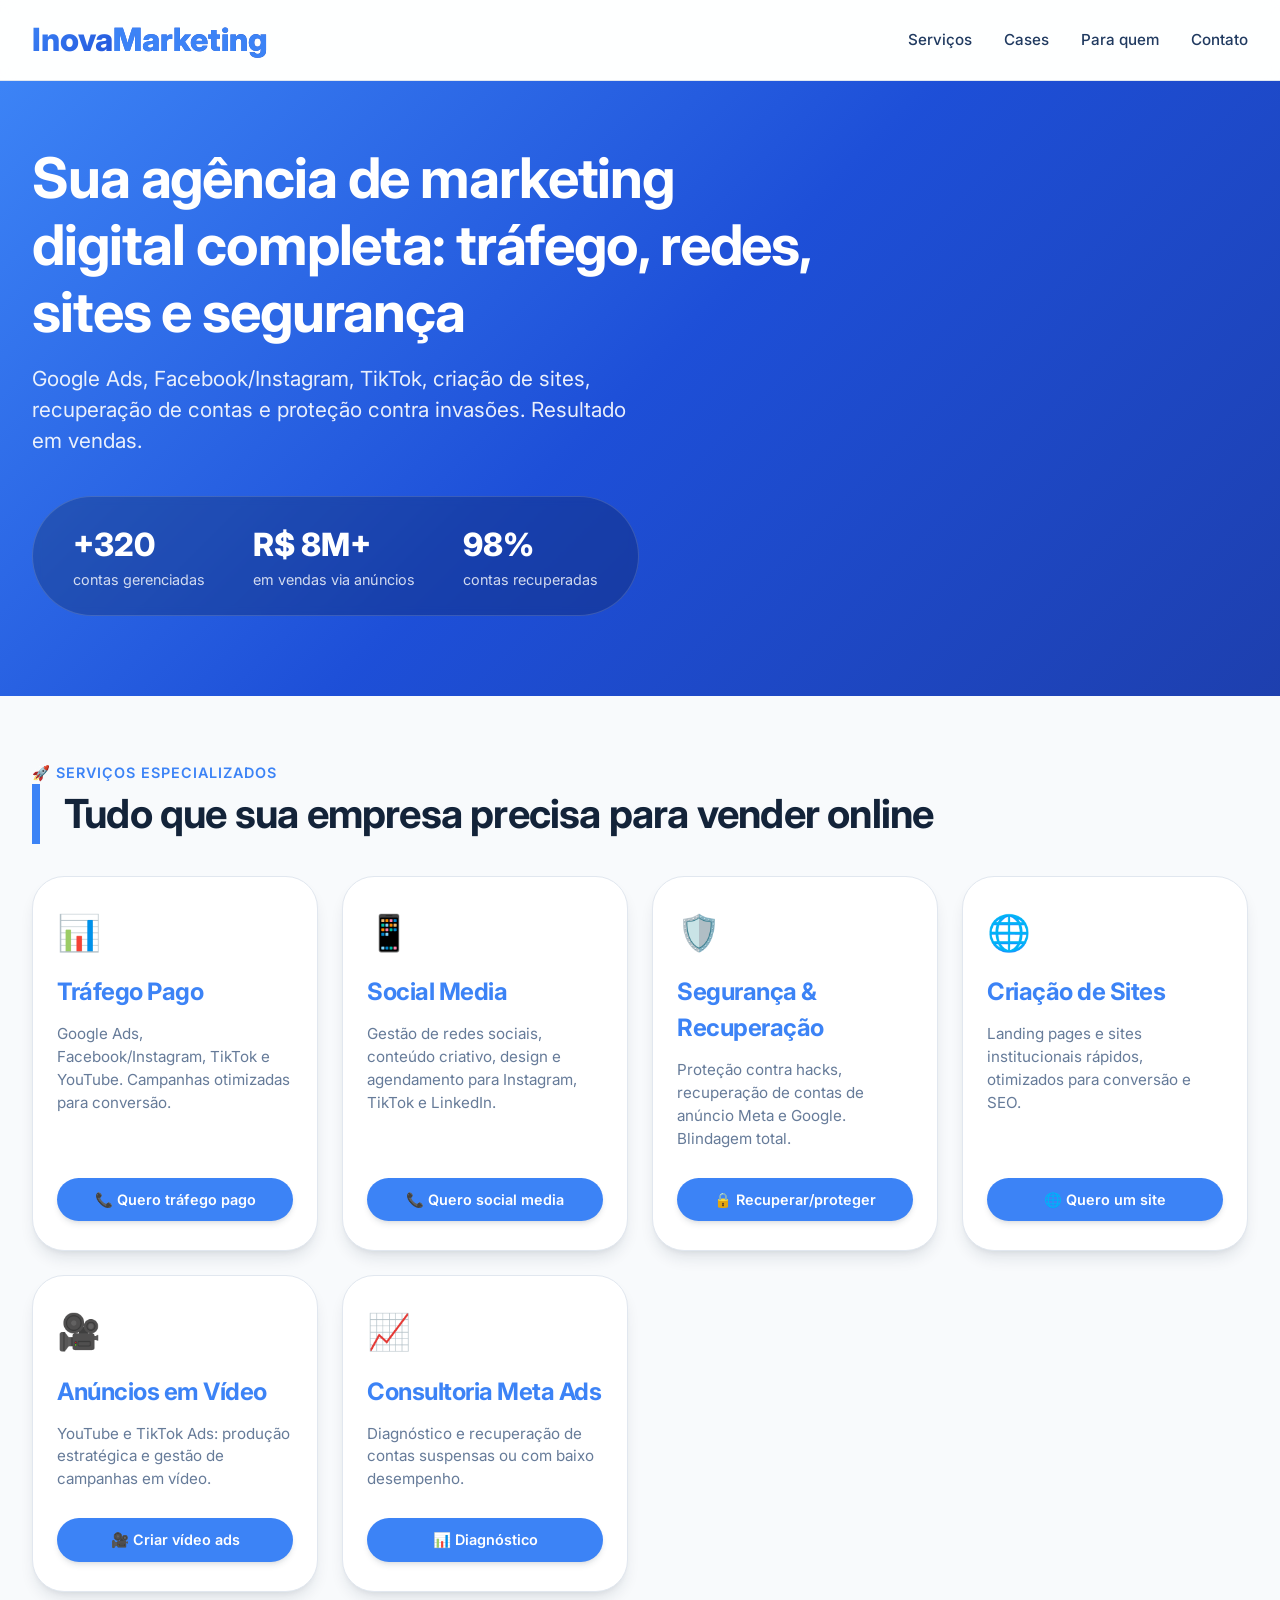
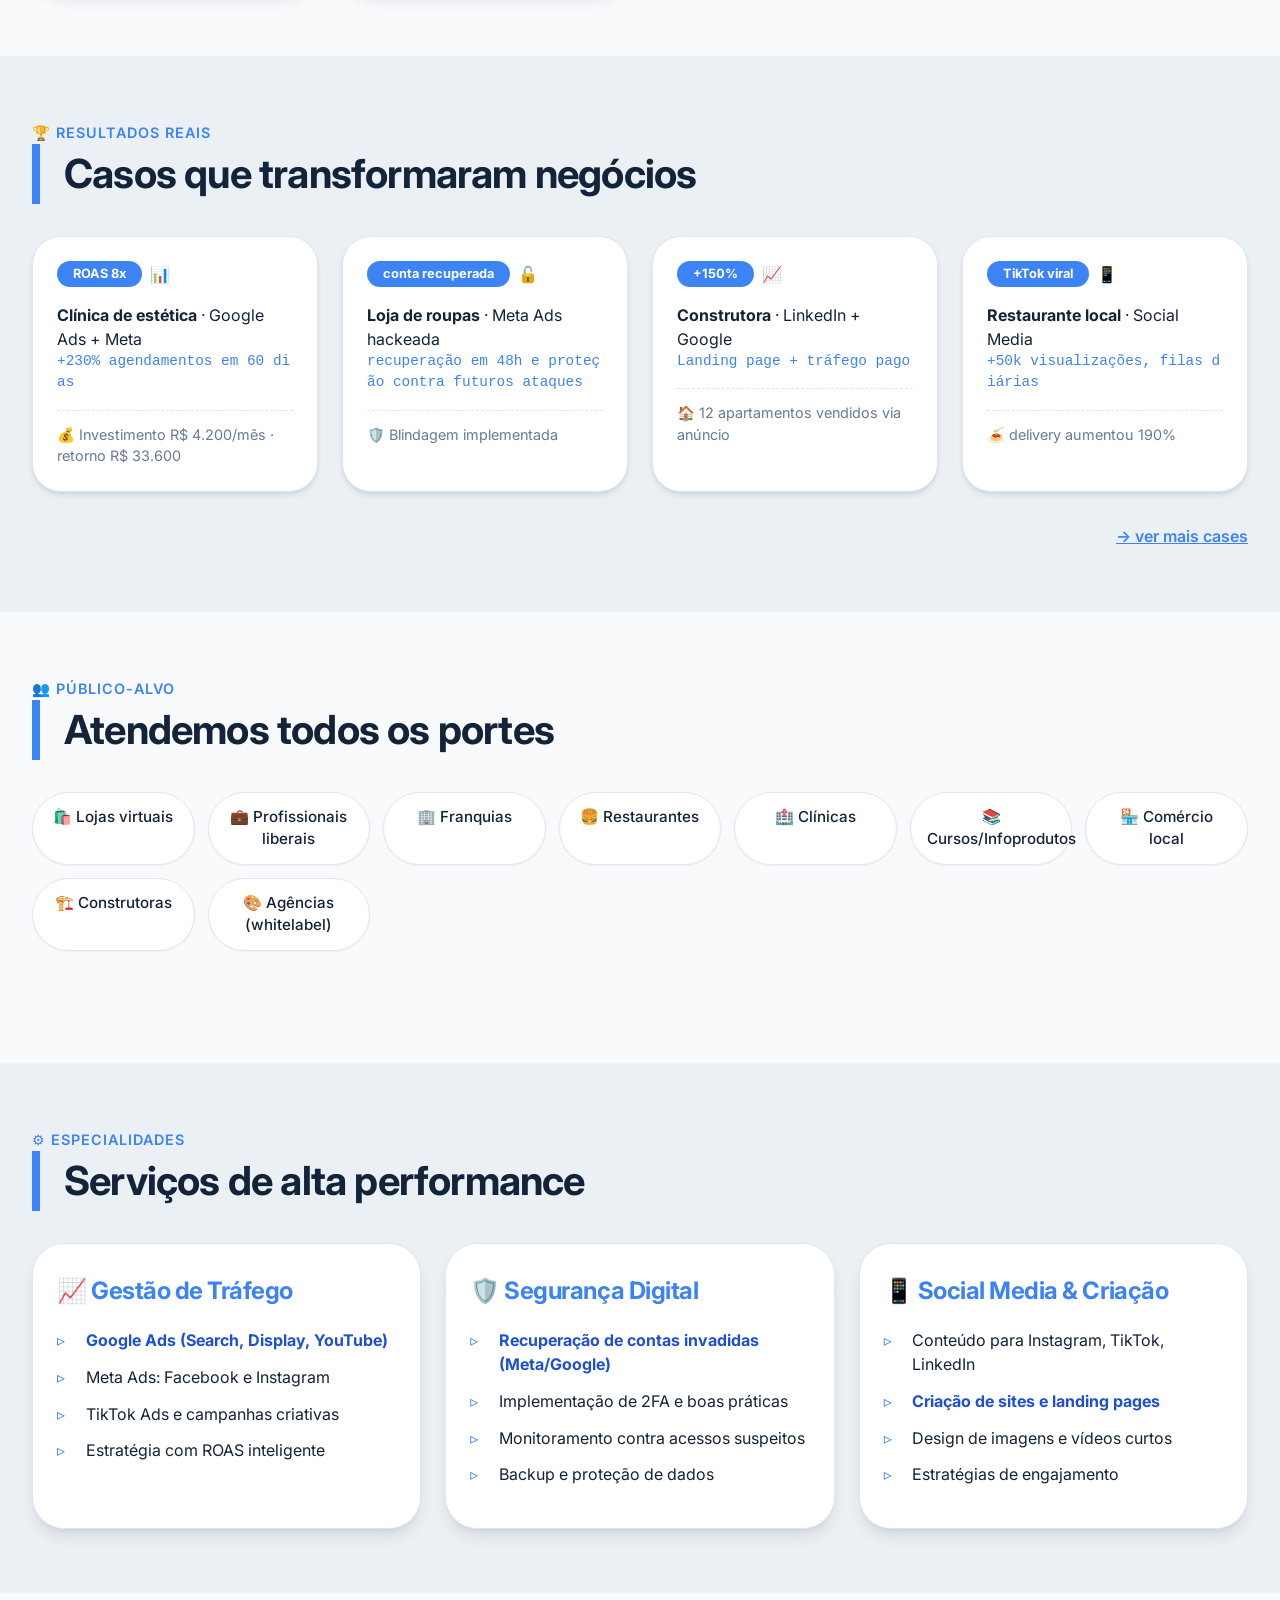
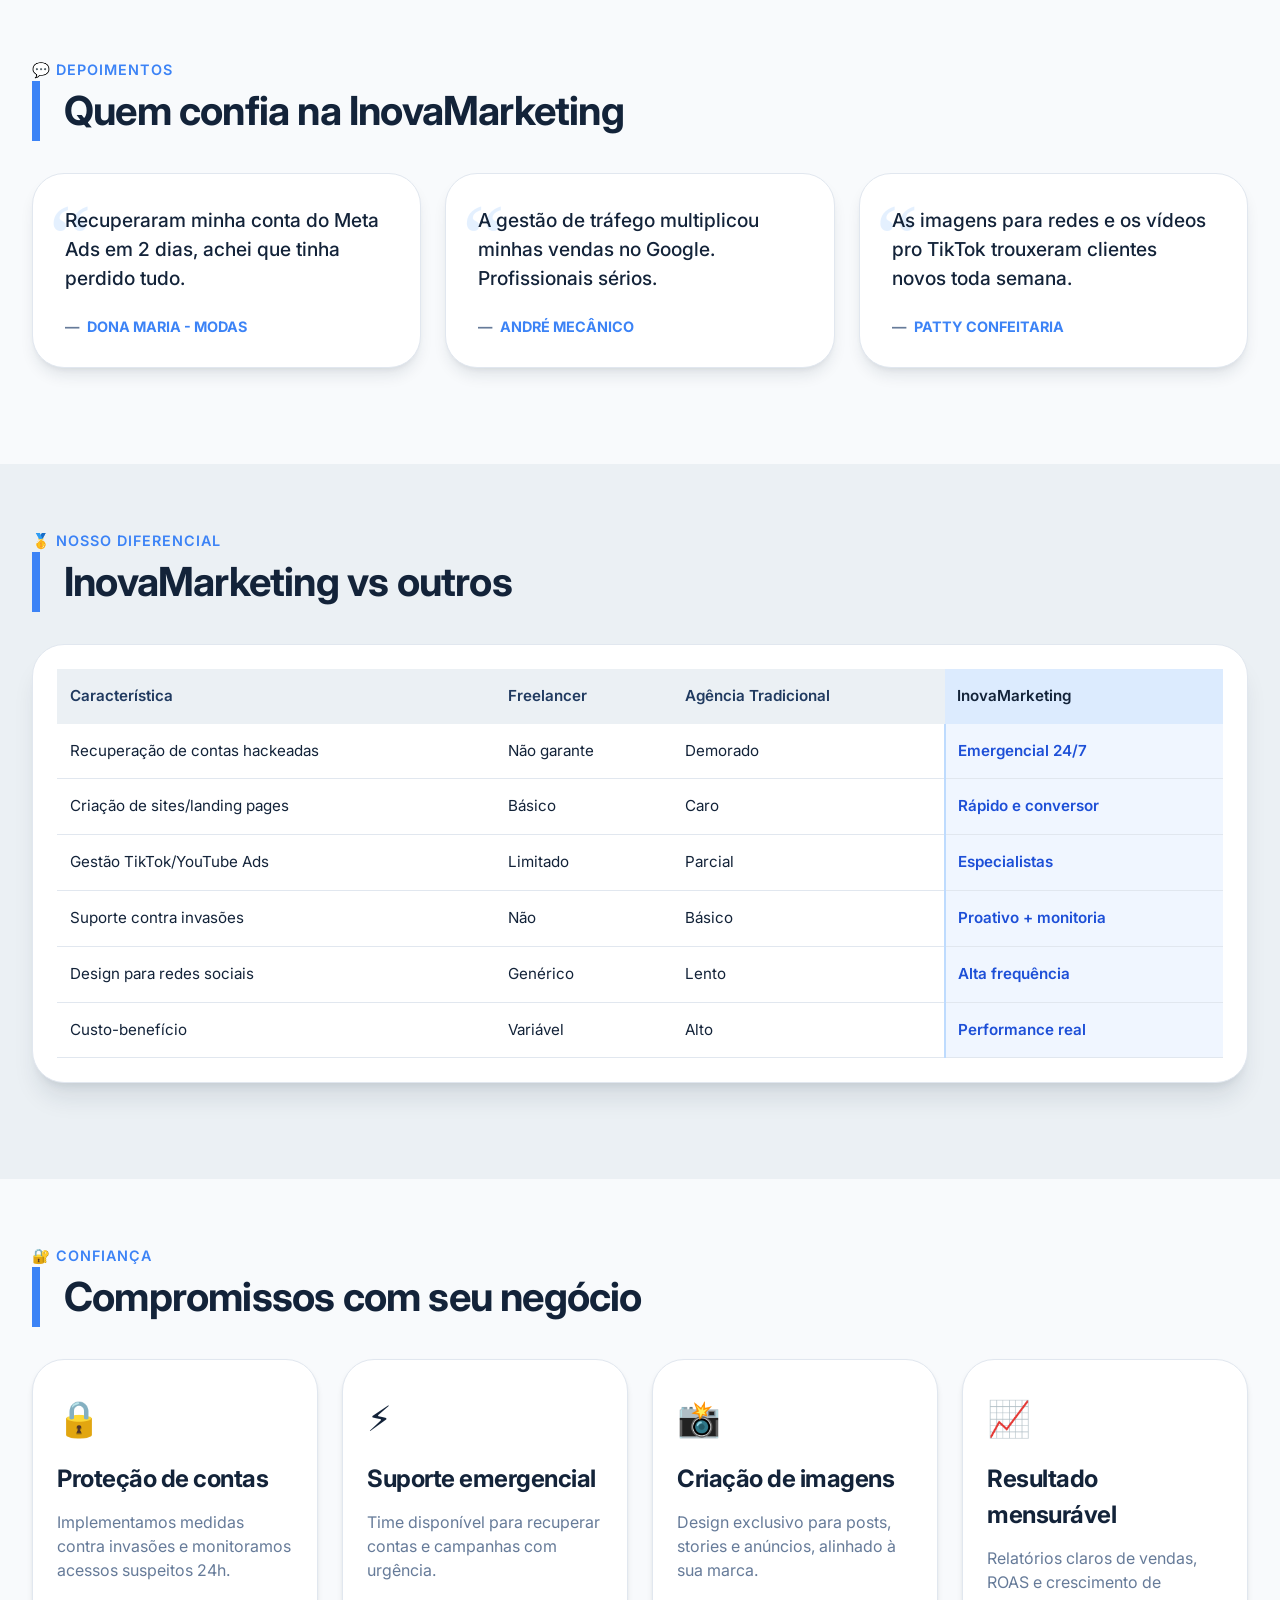
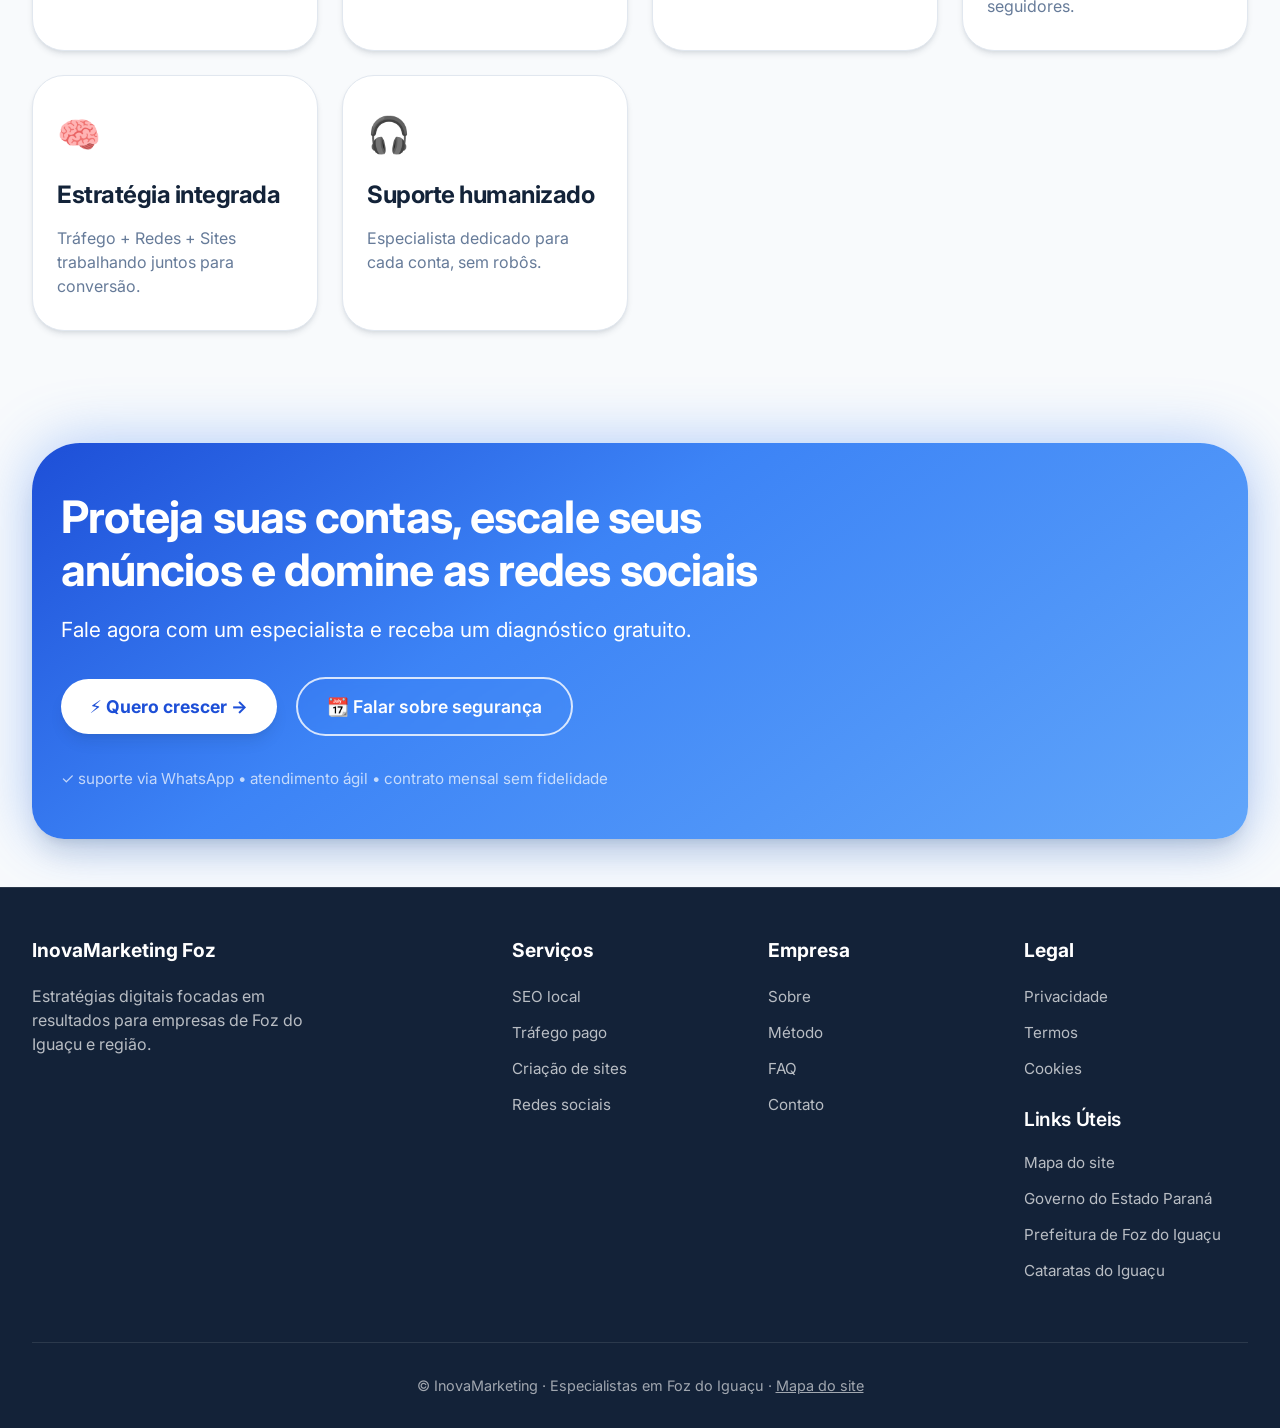
<file: index.html>
<!DOCTYPE html>
<html lang="pt-BR">
<head>
    <meta charset="UTF-8">
    <meta name="viewport" content="width=device-width, initial-scale=1.0, maximum-scale=5.0">
    <title>InovaMarketing · performance digital completa</title>
    
    <!-- Google Tag Manager -->
    <script>(function(w,d,s,l,i){w[l]=w[l]||[];w[l].push({'gtm.start':
    new Date().getTime(),event:'gtm.js'});var f=d.getElementsByTagName(s)[0],
    j=d.createElement(s),dl=l!='dataLayer'?'&l='+l:'';j.async=true;j.src=
    'https://www.googletagmanager.com/gtm.js?id='+i+dl;f.parentNode.insertBefore(j,f);
    })(window,document,'script','dataLayer','GTM-TNLXHX7M');</script>
    <!-- End Google Tag Manager -->
    
    <!-- Google tag (gtag.js) – Analytics -->
    <script async src="https://www.googletagmanager.com/gtag/js?id=G-CDGVGTPP75"></script>
    <script>
      window.dataLayer = window.dataLayer || [];
      function gtag(){dataLayer.push(arguments);}
      gtag('js', new Date());
      gtag('config', 'G-CDGVGTPP75');
    </script>
    
    <!-- Google Fonts Inter otimizado -->
    <link rel="preconnect" href="https://fonts.googleapis.com">
    <link rel="preconnect" href="https://fonts.gstatic.com" crossorigin>
    <link href="https://fonts.googleapis.com/css2?family=Inter:opsz,wght@14..32,300..700&display=swap" rel="stylesheet" media="print" onload="this.media='all'">
    <noscript><link href="https://fonts.googleapis.com/css2?family=Inter:opsz,wght@14..32,300..700&display=swap" rel="stylesheet"></noscript>
    
    <!-- CSS externo -->
    <link rel="stylesheet" href="style.css">
</head>
<body id="top">
    <!-- Google Tag Manager (noscript) -->
    <noscript><iframe src="https://www.googletagmanager.com/ns.html?id=GTM-TNLXHX7M"
    height="0" width="0" style="display:none;visibility:hidden"></iframe></noscript>
    <!-- End Google Tag Manager (noscript) -->

    <header class="site-header">
        <div class="container header-flex">
            <span class="logo">Inova<span style="-webkit-text-fill-color:initial; color:var(--blue-500);">Marketing</span></span>
            <button class="menu-toggle" id="menuToggle" aria-label="Menu">
                <span></span><span></span><span></span>
            </button>
            <nav class="nav-links" id="navLinks">
                <a href="#servicos">Serviços</a>
                <a href="#casos">Cases</a>
                <a href="#paraquem">Para quem</a>
                <a href="#cta">Contato</a>
            </nav>
        </div>
    </header>

    <!-- HERO -->
    <section class="hero">
        <div class="container">
            <h1>Sua agência de marketing digital completa: tráfego, redes, sites e segurança</h1>
            <p>Google Ads, Facebook/Instagram, TikTok, criação de sites, recuperação de contas e proteção contra invasões. Resultado em vendas.</p>
            <div class="hero-stats">
                <div class="stat-item"><span class="stat-number">+320</span><span class="stat-label">contas gerenciadas</span></div>
                <div class="stat-item"><span class="stat-number">R$ 8M+</span><span class="stat-label">em vendas via anúncios</span></div>
                <div class="stat-item"><span class="stat-number">98%</span><span class="stat-label">contas recuperadas</span></div>
            </div>
        </div>
    </section>

    <!-- SERVIÇOS COM CTAs INDIVIDUAIS -->
    <section id="servicos" style="padding: 4rem 0;">
        <div class="container">
            <span class="tagline">🚀 serviços especializados</span>
            <h2 class="section-title">Tudo que sua empresa precisa para vender online</h2>
            <div class="services-grid">
                <!-- Tráfego Pago -->
                <div class="service-card">
                    <span class="service-icon">📊</span>
                    <h3>Tráfego Pago</h3>
                    <p>Google Ads, Facebook/Instagram, TikTok e YouTube. Campanhas otimizadas para conversão.</p>
                    <a href="https://wa.me/5545988195137?text=Olá!%20Vim%20pelo%20site%20InovaMarketing%20e%20tenho%20interesse%20no%20serviço%20de%20*TRÁFEGO%20PAGO*.%20Podemos%20conversar%3F" target="_blank" rel="noopener noreferrer" class="btn-servico">📞 Quero tráfego pago</a>
                </div>
                
                <!-- Social Media -->
                <div class="service-card">
                    <span class="service-icon">📱</span>
                    <h3>Social Media</h3>
                    <p>Gestão de redes sociais, conteúdo criativo, design e agendamento para Instagram, TikTok e LinkedIn.</p>
                    <a href="https://wa.me/5545988195137?text=Olá!%20Vim%20pelo%20site%20InovaMarketing%20e%20tenho%20interesse%20no%20serviço%20de%20*SOCIAL%20MEDIA*.%20Podemos%20conversar%3F" target="_blank" rel="noopener noreferrer" class="btn-servico">📞 Quero social media</a>
                </div>
                
                <!-- Segurança & Recuperação -->
                <div class="service-card">
                    <span class="service-icon">🛡️</span>
                    <h3>Segurança & Recuperação</h3>
                    <p>Proteção contra hacks, recuperação de contas de anúncio Meta e Google. Blindagem total.</p>
                    <a href="https://wa.me/5545988195137?text=Olá!%20Vim%20pelo%20site%20InovaMarketing%20e%20tenho%20interesse%20no%20serviço%20de%20*SEGURANÇA%20E%20RECUPERAÇÃO*.%20Minha%20conta%20foi%20invadida%20/preciso%20proteger." target="_blank" rel="noopener noreferrer" class="btn-servico">🔒 Recuperar/proteger</a>
                </div>
                
                <!-- Criação de Sites -->
                <div class="service-card">
                    <span class="service-icon">🌐</span>
                    <h3>Criação de Sites</h3>
                    <p>Landing pages e sites institucionais rápidos, otimizados para conversão e SEO.</p>
                    <a href="https://wa.me/5545988195137?text=Olá!%20Vim%20pelo%20site%20InovaMarketing%20e%20tenho%20interesse%20no%20serviço%20de%20*CRIAÇÃO%20DE%20SITES*.%20Quero%20um%20site%20para%20meu%20negócio." target="_blank" rel="noopener noreferrer" class="btn-servico">🌐 Quero um site</a>
                </div>
                
                <!-- Anúncios em Vídeo -->
                <div class="service-card">
                    <span class="service-icon">🎥</span>
                    <h3>Anúncios em Vídeo</h3>
                    <p>YouTube e TikTok Ads: produção estratégica e gestão de campanhas em vídeo.</p>
                    <a href="https://wa.me/5545988195137?text=Olá!%20Vim%20pelo%20site%20InovaMarketing%20e%20tenho%20interesse%20no%20serviço%20de%20*ANÚNCIOS%20EM%20VÍDEO*.%20Quero%20anunciar%20no%20YouTube/TikTok." target="_blank" rel="noopener noreferrer" class="btn-servico">🎥 Criar vídeo ads</a>
                </div>
                
                <!-- Consultoria Meta Ads -->
                <div class="service-card">
                    <span class="service-icon">📈</span>
                    <h3>Consultoria Meta Ads</h3>
                    <p>Diagnóstico e recuperação de contas suspensas ou com baixo desempenho.</p>
                    <a href="https://wa.me/5545988195137?text=Olá!%20Vim%20pelo%20site%20InovaMarketing%20e%20tenho%20interesse%20na%20*CONSULTORIA%20META%20ADS*.%20Preciso%20de%20ajuda%20com%20minhas%20campanhas." target="_blank" rel="noopener noreferrer" class="btn-servico">📊 Diagnóstico</a>
                </div>
            </div>
        </div>
    </section>

    <!-- CASOS DE SUCESSO -->
    <section id="casos" style="background: var(--muted); padding: 4rem 0;">
        <div class="container">
            <span class="tagline">🏆 resultados reais</span>
            <h2 class="section-title">Casos que transformaram negócios</h2>
            <div class="cases-grid">
                <div class="case-card"><div class="case-rank"><span class="rank-badge">ROAS 8x</span> <span>📊</span></div><div><strong>Clínica de estética</strong> · Google Ads + Meta</div><div class="case-url">+230% agendamentos em 60 dias</div><div class="case-equivalent">💰 Investimento R$ 4.200/mês · retorno R$ 33.600</div></div>
                <div class="case-card"><div class="case-rank"><span class="rank-badge">conta recuperada</span> <span>🔓</span></div><div><strong>Loja de roupas</strong> · Meta Ads hackeada</div><div class="case-url">recuperação em 48h e proteção contra futuros ataques</div><div class="case-equivalent">🛡️ Blindagem implementada</div></div>
                <div class="case-card"><div class="case-rank"><span class="rank-badge">+150%</span> <span>📈</span></div><div><strong>Construtora</strong> · LinkedIn + Google</div><div class="case-url">Landing page + tráfego pago</div><div class="case-equivalent">🏠 12 apartamentos vendidos via anúncio</div></div>
                <div class="case-card"><div class="case-rank"><span class="rank-badge">TikTok viral</span> <span>📱</span></div><div><strong>Restaurante local</strong> · Social Media</div><div class="case-url">+50k visualizações, filas diárias</div><div class="case-equivalent">🍝 delivery aumentou 190%</div></div>
            </div>
            <div style="margin-top: 2rem; text-align: right;"><a href="https://wa.me/5545988195137?text=Olá!%20Vim%20pelo%20site%20InovaMarketing%20e%20quero%20ver%20mais%20cases." target="_blank" rel="noopener noreferrer" style="color: var(--primary); font-weight: 600;">→ ver mais cases</a></div>
        </div>
    </section>

    <!-- PARA QUEM É -->
    <section id="paraquem" style="padding: 4rem 0;">
        <div class="container">
            <span class="tagline">👥 público-alvo</span>
            <h2 class="section-title">Atendemos todos os portes</h2>
            <div class="para-quem-grid">
                <span class="nicho-item">🛍️ Lojas virtuais</span>
                <span class="nicho-item">💼 Profissionais liberais</span>
                <span class="nicho-item">🏢 Franquias</span>
                <span class="nicho-item">🍔 Restaurantes</span>
                <span class="nicho-item">🏥 Clínicas</span>
                <span class="nicho-item">📚 Cursos/Infoprodutos</span>
                <span class="nicho-item">🏪 Comércio local</span>
                <span class="nicho-item">🏗️ Construtoras</span>
                <span class="nicho-item">🎨 Agências (whitelabel)</span>
            </div>
        </div>
    </section>

    <!-- TECNOLOGIA & ESPECIALIDADES -->
    <section id="diferenciais" style="background: var(--muted); padding: 4rem 0;">
        <div class="container">
            <span class="tagline">⚙️ especialidades</span>
            <h2 class="section-title">Serviços de alta performance</h2>
            <div class="tecnologia-grid">
                <div class="tecnologia-card"><h3>📈 Gestão de Tráfego</h3><ul class="tecnologia-list"><li><strong>Google Ads (Search, Display, YouTube)</strong></li><li>Meta Ads: Facebook e Instagram</li><li>TikTok Ads e campanhas criativas</li><li>Estratégia com ROAS inteligente</li></ul></div>
                <div class="tecnologia-card"><h3>🛡️ Segurança Digital</h3><ul class="tecnologia-list"><li><strong>Recuperação de contas invadidas (Meta/Google)</strong></li><li>Implementação de 2FA e boas práticas</li><li>Monitoramento contra acessos suspeitos</li><li>Backup e proteção de dados</li></ul></div>
                <div class="tecnologia-card"><h3>📱 Social Media & Criação</h3><ul class="tecnologia-list"><li>Conteúdo para Instagram, TikTok, LinkedIn</li><li><strong>Criação de sites e landing pages</strong></li><li>Design de imagens e vídeos curtos</li><li>Estratégias de engajamento</li></ul></div>
            </div>
        </div>
    </section>

    <!-- DEPOIMENTOS -->
    <section style="padding: 4rem 0;">
        <div class="container">
            <span class="tagline">💬 depoimentos</span>
            <h2 class="section-title">Quem confia na InovaMarketing</h2>
            <div class="testimonials-grid">
                <div class="testimonial-card"><div class="testimonial-quote">Recuperaram minha conta do Meta Ads em 2 dias, achei que tinha perdido tudo.</div><div class="testimonial-author">Dona Maria - Modas</div></div>
                <div class="testimonial-card"><div class="testimonial-quote">A gestão de tráfego multiplicou minhas vendas no Google. Profissionais sérios.</div><div class="testimonial-author">André Mecânico</div></div>
                <div class="testimonial-card"><div class="testimonial-quote">As imagens para redes e os vídeos pro TikTok trouxeram clientes novos toda semana.</div><div class="testimonial-author">Patty Confeitaria</div></div>
            </div>
        </div>
    </section>

    <!-- TABELA DIFERENCIAL -->
    <section style="background: var(--muted); padding: 4rem 0;">
        <div class="container">
            <span class="tagline">🥇 nosso diferencial</span>
            <h2 class="section-title">InovaMarketing vs outros</h2>
            <div class="diff-table-wrapper">
                <table class="diff-table">
                    <thead><tr><th>Característica</th><th>Freelancer</th><th>Agência Tradicional</th><th>InovaMarketing</th></tr></thead>
                    <tbody>
                        <tr><td>Recuperação de contas hackeadas</td><td>Não garante</td><td>Demorado</td><td class="destaque-positivo">Emergencial 24/7</td></tr>
                        <tr><td>Criação de sites/landing pages</td><td>Básico</td><td>Caro</td><td class="destaque-positivo">Rápido e conversor</td></tr>
                        <tr><td>Gestão TikTok/YouTube Ads</td><td>Limitado</td><td>Parcial</td><td class="destaque-positivo">Especialistas</td></tr>
                        <tr><td>Suporte contra invasões</td><td>Não</td><td>Básico</td><td class="destaque-positivo">Proativo + monitoria</td></tr>
                        <tr><td>Design para redes sociais</td><td>Genérico</td><td>Lento</td><td class="destaque-positivo">Alta frequência</td></tr>
                        <tr><td>Custo-benefício</td><td>Variável</td><td>Alto</td><td class="destaque-positivo">Performance real</td></tr>
                    </tbody>
                </table>
            </div>
        </div>
    </section>

    <!-- GARANTIA & SEGURANÇA -->
    <section style="background: var(--background); padding: 4rem 0;">
        <div class="container">
            <span class="tagline">🔐 confiança</span>
            <h2 class="section-title">Compromissos com seu negócio</h2>
            <div class="garantia-grid">
                <div class="garantia-card"><span class="garantia-icon">🔒</span><h3>Proteção de contas</h3><p>Implementamos medidas contra invasões e monitoramos acessos suspeitos 24h.</p></div>
                <div class="garantia-card"><span class="garantia-icon">⚡</span><h3>Suporte emergencial</h3><p>Time disponível para recuperar contas e campanhas com urgência.</p></div>
                <div class="garantia-card"><span class="garantia-icon">📸</span><h3>Criação de imagens</h3><p>Design exclusivo para posts, stories e anúncios, alinhado à sua marca.</p></div>
                <div class="garantia-card"><span class="garantia-icon">📈</span><h3>Resultado mensurável</h3><p>Relatórios claros de vendas, ROAS e crescimento de seguidores.</p></div>
                <div class="garantia-card"><span class="garantia-icon">🧠</span><h3>Estratégia integrada</h3><p>Tráfego + Redes + Sites trabalhando juntos para conversão.</p></div>
                <div class="garantia-card"><span class="garantia-icon">🎧</span><h3>Suporte humanizado</h3><p>Especialista dedicado para cada conta, sem robôs.</p></div>
            </div>
        </div>
    </section>

    <!-- CTA DUPLO PRINCIPAL -->
    <div id="cta" class="container">
        <div class="cta-duplo">
            <h2>Proteja suas contas, escale seus anúncios e domine as redes sociais</h2>
            <p>Fale agora com um especialista e receba um diagnóstico gratuito.</p>
            <div class="cta-buttons">
                <a href="https://wa.me/5545988195137?text=Olá!%20Vim%20pelo%20site%20InovaMarketing%20e%20quero%20impulsionar%20meus%20resultados." target="_blank" rel="noopener noreferrer" class="btn-cta-primary">⚡ Quero crescer →</a>
                <a href="https://wa.me/5545988195137?text=Olá!%20Vim%20pelo%20site%20InovaMarketing%20e%20gostaria%20de%20agendar%20uma%20consulta%20sobre%20segurança%20de%20contas." target="_blank" rel="noopener noreferrer" class="btn-cta-secondary">📆 Falar sobre segurança</a>
            </div>
            <small class="meta">✓ suporte via WhatsApp • atendimento ágil • contrato mensal sem fidelidade</small>
        </div>
    </div>

    <!-- RODAPÉ -->
    <footer class="footer">
    <div class="container">
        <div class="footer-grid">
            <!-- Coluna 1: Marca -->
            <div class="footer-col">
                <h4>InovaMarketing Foz</h4>
                <p>Estratégias digitais focadas em resultados para empresas de Foz do Iguaçu e região.</p>
            </div>

            <!-- Coluna 2: Serviços principais -->
            <div class="footer-col">
                <h4>Serviços</h4>
                <ul class="footer-links">
                    <li><a href="#servicos">SEO local</a></li>
                    <li><a href="#servicos">Tráfego pago</a></li>
                    <li><a href="#servicos">Criação de sites</a></li>
                    <li><a href="#servicos">Redes sociais</a></li>
                </ul>
            </div>

            <!-- Coluna 3: Institucional -->
            <div class="footer-col">
                <h4>Empresa</h4>
                <ul class="footer-links">
                    <li><a href="#introducao">Sobre</a></li>
                    <li><a href="#como-funciona">Método</a></li>
                    <li><a href="#faq">FAQ</a></li>
                    <li><a href="#cta">Contato</a></li>
                </ul>
            </div>

            <!-- Coluna 4: Legal + Links Úteis -->
            <div class="footer-col">
                <h4>Legal</h4>
                <ul class="footer-links">
                    <li><a href="#privacidade">Privacidade</a></li>
                    <li><a href="#termos">Termos</a></li>
                    <li><a href="#cookies">Cookies</a></li>
                </ul>
                
                <!-- NOVO BLOCO: Links Úteis com H3 -->
                <h3 style="font-size: 1.2rem; margin: 1.5rem 0 1rem; color: white; font-weight: 600;">Links Úteis</h3>
                <ul class="footer-links">
                    <li><a href="#mapa-do-site" rel="nofollow">Mapa do site</a></li>
                    <li><a href="https://www.pr.gov.br" target="_blank" rel="nofollow noopener noreferrer">Governo do Estado Paraná</a></li>
                    <li><a href="https://www.pmfi.pr.gov.br" target="_blank" rel="nofollow noopener noreferrer">Prefeitura de Foz do Iguaçu</a></li>
                    <li><a href="https://cataratasdoiguacu.com.br" target="_blank" rel="nofollow noopener noreferrer">Cataratas do Iguaçu</a></li>
                </ul>
            </div>
        </div>

        <!-- Rodapé inferior -->
        <div class="footer-bottom">
            © InovaMarketing · Especialistas em Foz do Iguaçu · <a href="#mapa-do-site" style="color: rgba(255,255,255,0.6);">Mapa do site</a>
        </div>
    </div>
</footer>
</file>
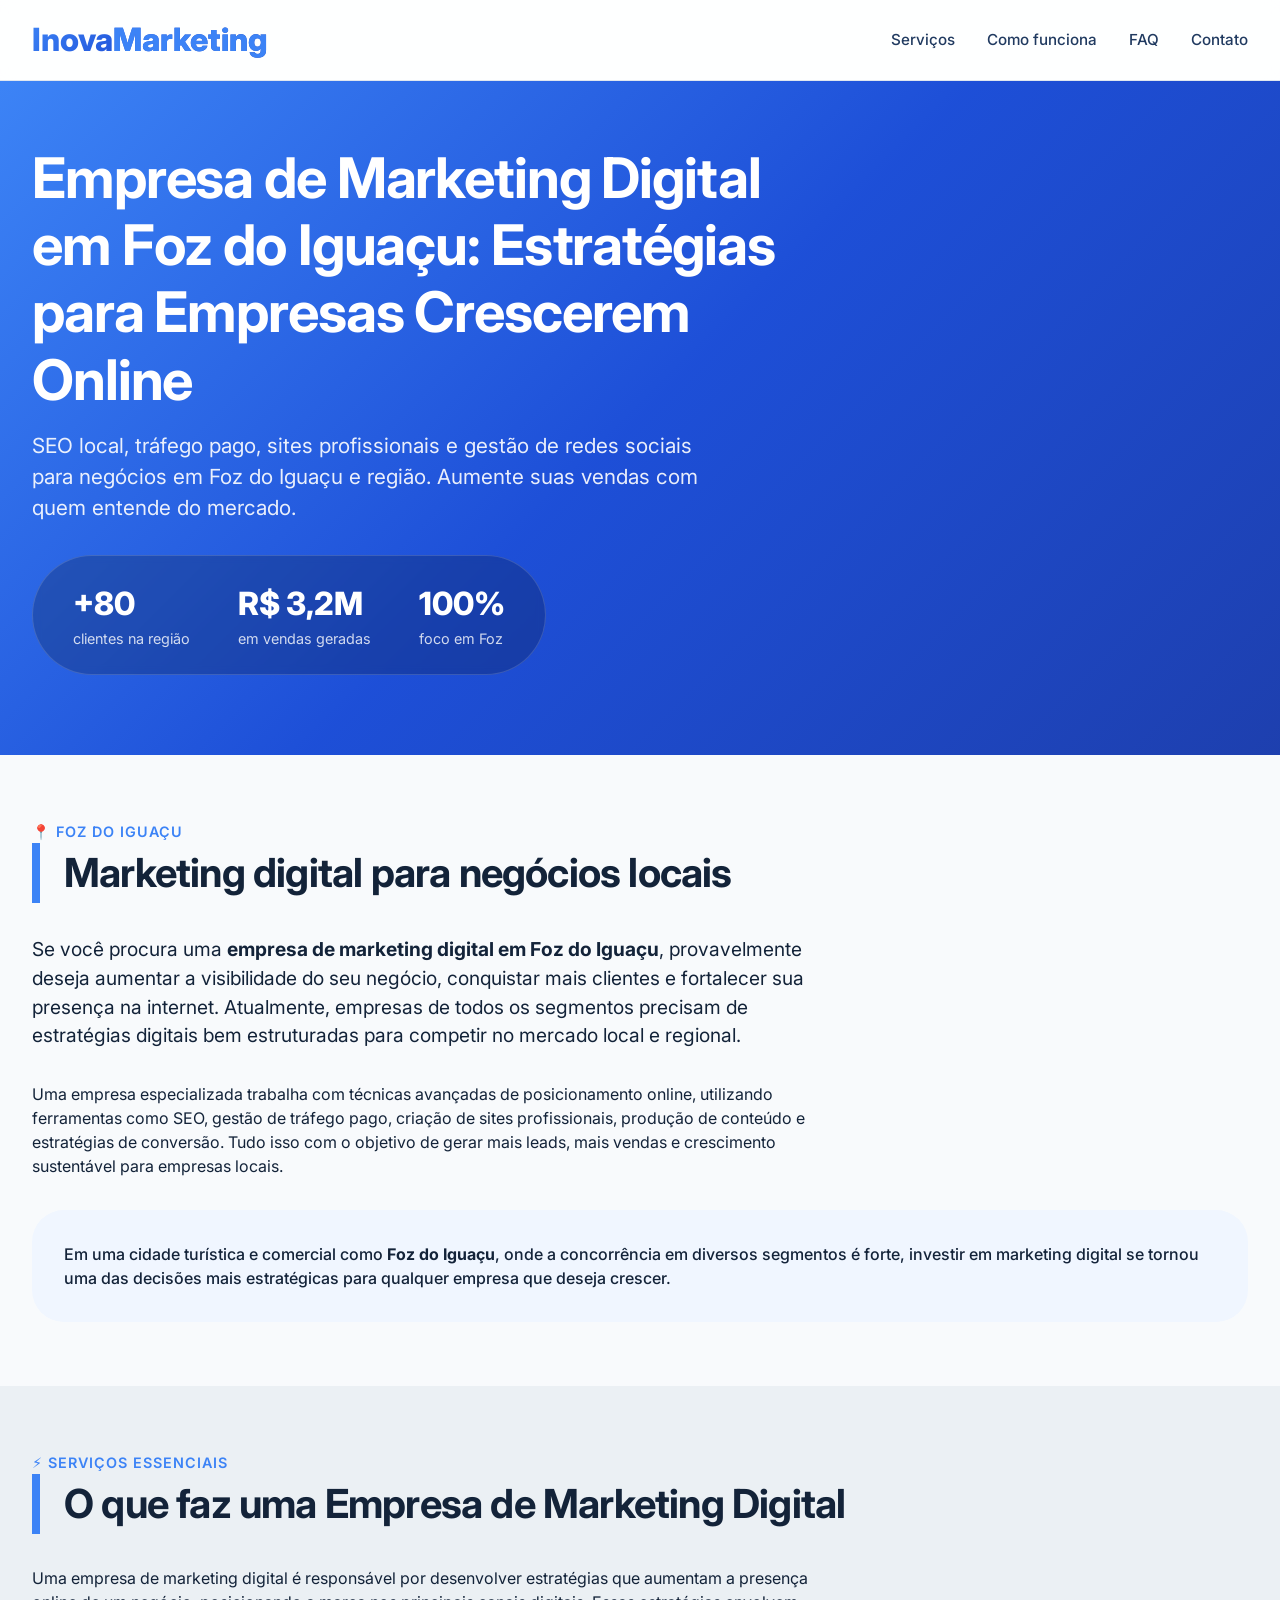
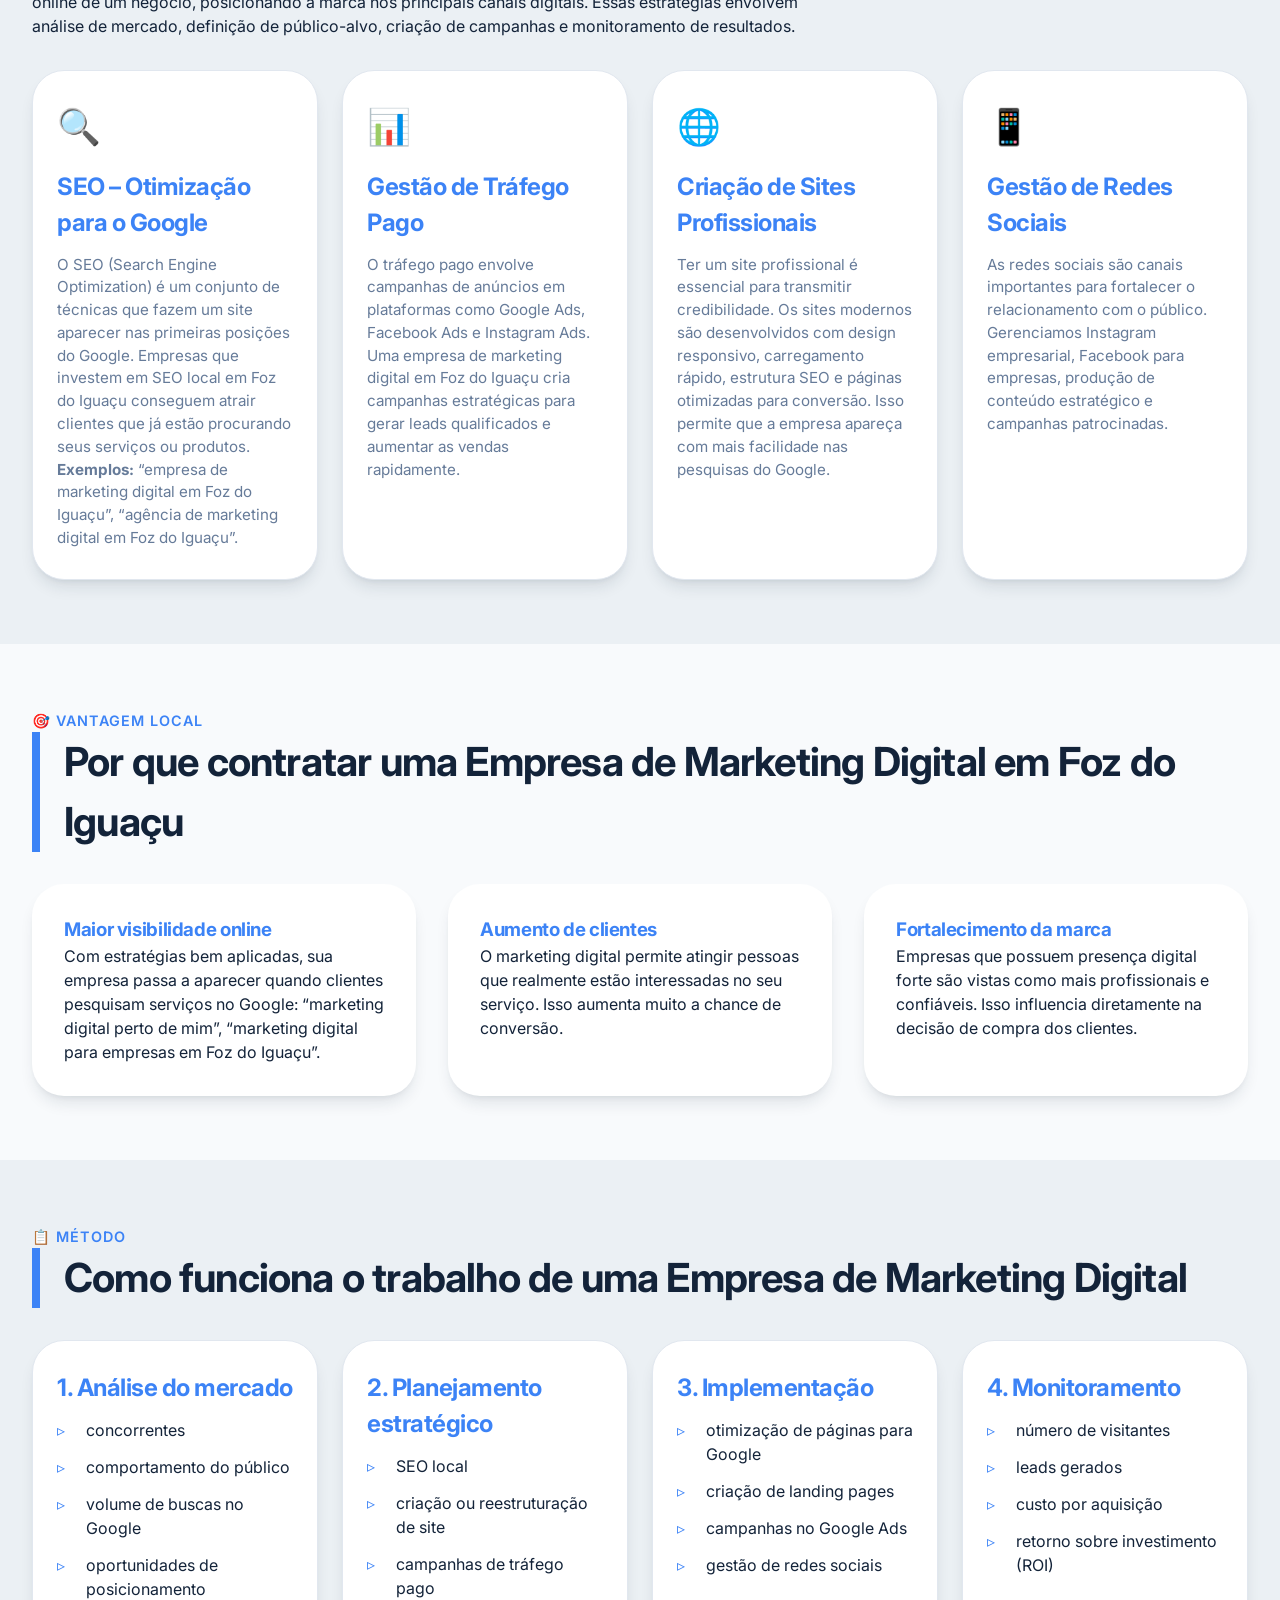
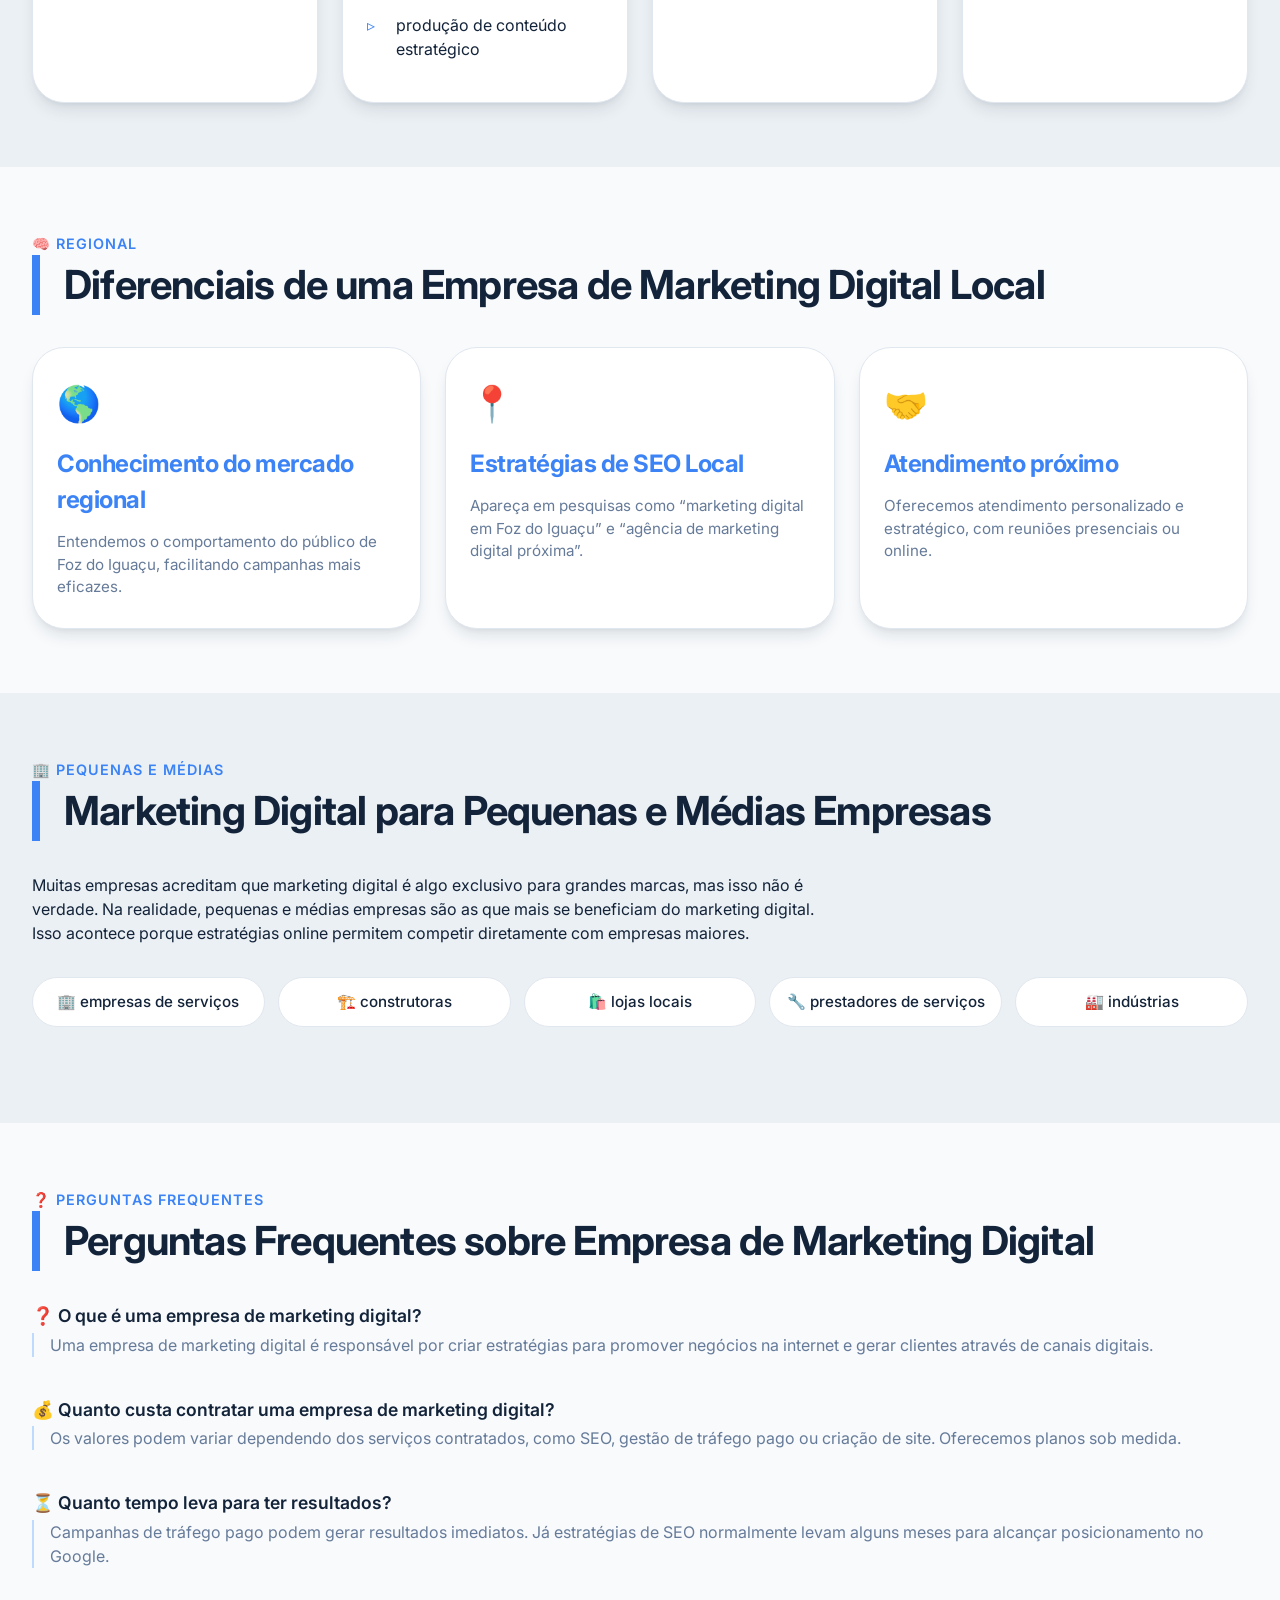
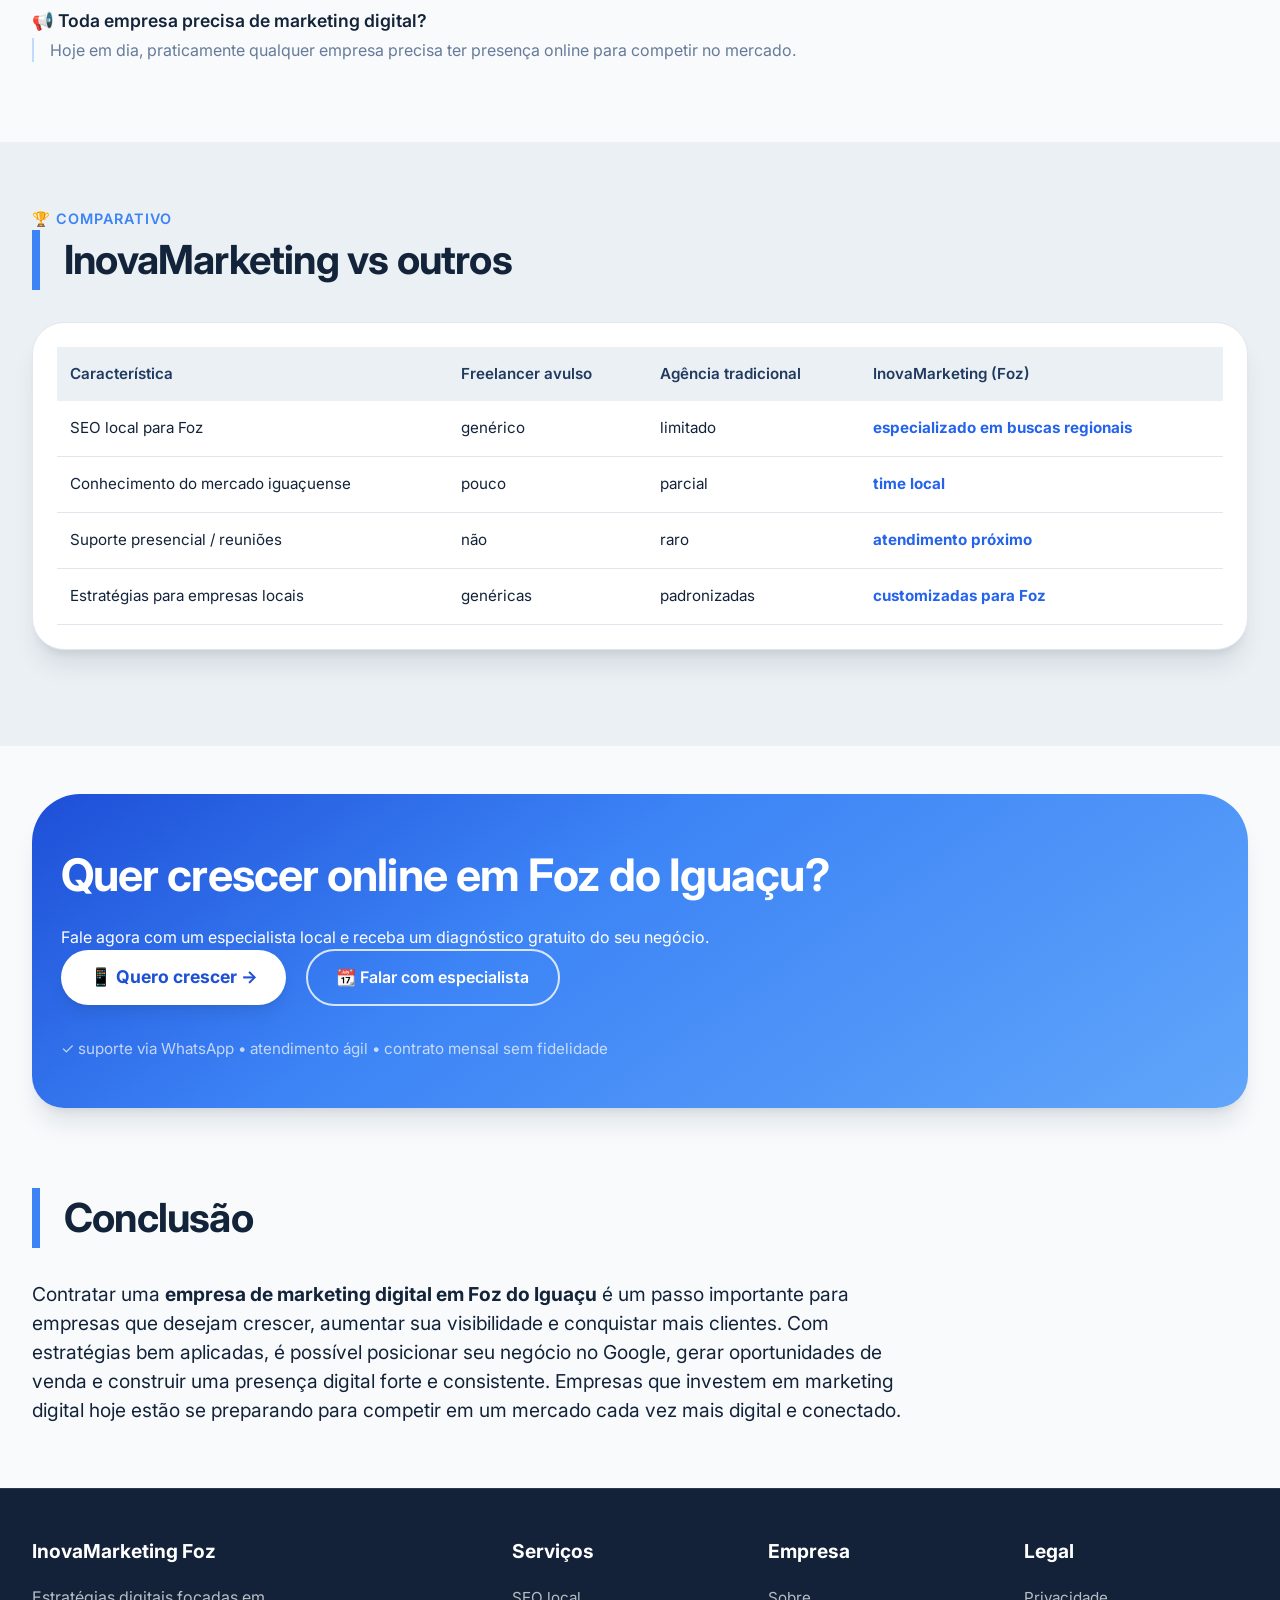
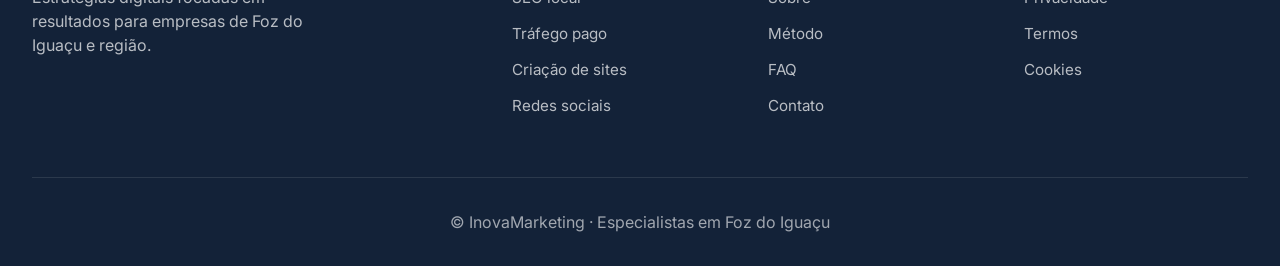
<file: Empresa de Marketing Digital em Foz do Iguaçu.html>
<!DOCTYPE html>
<html lang="pt-BR">
<head>
    <meta charset="UTF-8">
    <meta name="viewport" content="width=device-width, initial-scale=1.0, maximum-scale=5.0">
    <title>InovaMarketing · Empresa de Marketing Digital em Foz do Iguaçu</title>

    <!-- Google tag (gtag.js) – Analytics (mantido do original) -->
    <script async src="https://www.googletagmanager.com/gtag/js?id=G-CDGVGTPP75"></script>
    <script>
      window.dataLayer = window.dataLayer || [];
      function gtag(){dataLayer.push(arguments);}
      gtag('js', new Date());
      gtag('config', 'G-CDGVGTPP75');
    </script>

    <!-- Google Fonts Inter (exatamente como recomendado) -->
    <link rel="preconnect" href="https://fonts.googleapis.com">
    <link rel="preconnect" href="https://fonts.gstatic.com" crossorigin>
    <link href="https://fonts.googleapis.com/css2?family=Inter:opsz,wght@14..32,300..700&display=swap" rel="stylesheet" media="print" onload="this.media='all'">
    <noscript><link href="https://fonts.googleapis.com/css2?family=Inter:opsz,wght@14..32,300..700&display=swap" rel="stylesheet"></noscript>

    <!-- CSS reutilizado (baseado no style.css, com ajustes pontuais de conteúdo) -->
    <style>
        /* === VARIÁVEIS (exatamente do style.css) === */
        * { margin: 0; padding: 0; box-sizing: border-box; }
        :root {
            --background: hsl(210, 40%, 98%);
            --foreground: hsl(215, 50%, 15%);
            --card: hsl(0, 0%, 100%);
            --card-foreground: hsl(215, 50%, 15%);
            --primary: hsl(217, 91%, 60%);
            --primary-foreground: hsl(0, 0%, 100%);
            --secondary: hsl(210, 40%, 96%);
            --secondary-foreground: hsl(215, 50%, 25%);
            --muted: hsl(210, 30%, 94%);
            --muted-foreground: hsl(215, 20%, 50%);
            --border: hsl(214, 32%, 91%);
            --blue-50: hsl(214, 100%, 97%);
            --blue-100: hsl(214, 95%, 93%);
            --blue-200: hsl(213, 97%, 87%);
            --blue-400: hsl(213, 94%, 68%);
            --blue-500: hsl(217, 91%, 60%);
            --blue-600: hsl(221, 83%, 53%);
            --blue-700: hsl(224, 76%, 48%);
            --starter: hsl(142, 76%, 36%);
            --pro: hsl(217, 91%, 60%);
            --enterprise: hsl(24, 95%, 53%);
            --ultra: hsl(271, 91%, 65%);
            --gradient-hero: linear-gradient(135deg, hsl(217, 91%, 60%) 0%, hsl(224, 76%, 48%) 50%, hsl(226, 71%, 40%) 100%);
            --shadow-sm: 0 1px 2px 0 hsla(215, 50%, 15%, 0.05);
            --shadow-md: 0 4px 6px -1px hsla(215, 50%, 15%, 0.1), 0 2px 4px -2px hsla(215, 50%, 15%, 0.1);
            --shadow-lg: 0 10px 15px -3px hsla(215, 50%, 15%, 0.1), 0 4px 6px -4px hsla(215, 50%, 15%, 0.1);
            --shadow-xl: 0 20px 25px -5px hsla(215, 50%, 15%, 0.1), 0 8px 10px -6px hsla(215, 50%, 15%, 0.1);
        }
        html { scroll-behavior: smooth; }
        body {
            font-family: "Inter", system-ui, -apple-system, sans-serif;
            background-color: var(--background);
            color: var(--foreground);
            line-height: 1.5;
            overflow-x: hidden;
            width: 100%;
        }
        .container { 
            max-width: 1280px; 
            margin: 0 auto; 
            padding: 0 2rem; 
            width: 100%;
        }
        h1, h2, h3 { font-weight: 700; letter-spacing: -0.02em; }

        @media (max-width: 768px) {
            .container { padding: 0 1.5rem; }
            h1 { font-size: 2.5rem !important; }
            h2 { font-size: 2rem !important; }
        }
        @media (max-width: 480px) {
            .container { padding: 0 1.2rem; }
            h1 { font-size: 2rem !important; }
            h2 { font-size: 1.8rem !important; }
        }

        /* ===== HEADER (idêntico ao original) ===== */
        .site-header {
            padding: 1rem 0;
            background-color: rgba(255,255,255,0.85);
            backdrop-filter: blur(8px);
            border-bottom: 1px solid var(--border);
            position: sticky; top: 0; z-index: 50;
            width: 100%;
        }
        .header-flex { 
            display: flex; 
            align-items: center; 
            justify-content: space-between;
            flex-wrap: wrap;
            gap: 1rem;
        }
        .logo { 
            font-size: clamp(1.6rem, 5vw, 2rem); 
            font-weight: 800; 
            background: var(--gradient-hero); 
            -webkit-background-clip: text; 
            -webkit-text-fill-color: transparent; 
            z-index: 60;
        }
        .nav-links { 
            display: flex; 
            gap: clamp(1rem, 3vw, 2rem); 
            color: var(--secondary-foreground); 
            font-weight: 500;
            flex-wrap: wrap;
        }
        .nav-links a { text-decoration: none; color: inherit; font-size: 0.95rem; transition: color 0.2s; }
        .nav-links a:hover { color: var(--primary); }

        .menu-toggle {
            display: none;
            background: none;
            border: none;
            cursor: pointer;
            padding: 0.5rem;
            z-index: 60;
        }
        .menu-toggle span {
            display: block;
            width: 25px;
            height: 3px;
            background-color: var(--foreground);
            margin: 5px 0;
            transition: all 0.3s ease;
            border-radius: 3px;
        }

        @media (max-width: 600px) {
            .menu-toggle {
                display: block;
            }
            .nav-links {
                position: fixed;
                top: 0;
                right: -100%;
                width: 70%;
                max-width: 300px;
                height: 100vh;
                background-color: var(--card);
                flex-direction: column;
                padding: 5rem 2rem 2rem;
                gap: 1.5rem;
                box-shadow: var(--shadow-xl);
                transition: right 0.3s ease;
                z-index: 55;
                border-left: 1px solid var(--border);
            }
            .nav-links.active {
                right: 0;
            }
            .nav-links a {
                font-size: 1.1rem;
                padding: 0.5rem 0;
                border-bottom: 1px solid var(--border);
            }
            .menu-toggle.active span:nth-child(1) {
                transform: rotate(45deg) translate(5px, 5px);
            }
            .menu-toggle.active span:nth-child(2) {
                opacity: 0;
            }
            .menu-toggle.active span:nth-child(3) {
                transform: rotate(-45deg) translate(7px, -6px);
            }
        }

        /* hero com foco em Foz do Iguaçu */
        .hero {
            background: var(--gradient-hero);
            color: white;
            padding: 4rem 0 5rem;
            position: relative;
            width: 100%;
        }
        .hero h1 { 
            font-size: clamp(2rem, 6vw, 3.5rem); 
            line-height: 1.2; 
            max-width: 800px; 
            margin-bottom: 1rem; 
        }
        .hero p { 
            font-size: clamp(1.1rem, 3vw, 1.3rem); 
            opacity: 0.9; 
            max-width: 700px; 
            margin-bottom: 2rem; 
        }
        .hero-stats {
            display: flex; 
            gap: clamp(1.5rem, 4vw, 3rem); 
            flex-wrap: wrap;
            background: rgba(0,0,0,0.2); 
            padding: 1.5rem clamp(1.5rem, 4vw, 2.5rem); 
            border-radius: 60px; 
            backdrop-filter: blur(4px);
            width: fit-content; 
            border: 1px solid rgba(255,255,255,0.15);
        }
        .stat-item { display: flex; flex-direction: column; }
        .stat-number { font-size: clamp(1.5rem, 4vw, 2rem); font-weight: 800; }
        .stat-label { font-size: 0.9rem; opacity: 0.8; }
        @media (max-width: 550px) {
            .hero-stats { flex-direction: column; gap: 1rem; width: 100%; border-radius: 2rem; }
        }

        .section-title {
            font-size: clamp(2rem, 5vw, 2.5rem); 
            margin-bottom: 2rem; 
            color: var(--foreground);
            border-left: 8px solid var(--primary); 
            padding-left: 1.5rem;
        }
        .tagline { color: var(--primary); font-weight: 600; text-transform: uppercase; letter-spacing: 1px; font-size: 0.9rem; }

        /* cards e grids (mesmos estilos) */
        .services-grid, .tecnologia-grid, .garantia-grid, .faq-grid {
            display: grid; 
            grid-template-columns: repeat(auto-fit, minmax(min(280px, 100%), 1fr)); 
            gap: 1.5rem; 
            margin-top: 2rem;
        }
        .service-card, .tecnologia-card, .garantia-card {
            background: var(--card); border-radius: 2rem; padding: 1.8rem 1.5rem; box-shadow: var(--shadow-lg); border: 1px solid var(--border);
            transition: 0.2s;
            height: 100%;
        }
        .service-card:hover, .tecnologia-card:hover { box-shadow: var(--shadow-xl); transform: translateY(-4px); }
        .service-icon, .garantia-icon { font-size: 2.2rem; margin-bottom: 1rem; display: block; }
        .service-card h3, .tecnologia-card h3, .garantia-card h3 { font-size: 1.5rem; margin-bottom: 0.8rem; color: var(--primary); }
        .service-card p, .garantia-card p { color: var(--muted-foreground); font-size: 0.95rem; }

        .tecnologia-list { list-style: none; }
        .tecnologia-list li { margin-bottom: 0.8rem; padding-left: 1.8rem; position: relative; color: var(--foreground); }
        .tecnologia-list li::before { content: "▹"; color: var(--primary); font-weight: 700; position: absolute; left: 0; }
        .tecnologia-list strong { color: var(--blue-700); }

        .faq-item { margin-bottom: 1rem; }
        .faq-question { font-weight: 600; color: var(--foreground); margin-bottom: 0.2rem; font-size: 1.1rem; }
        .faq-answer { color: var(--muted-foreground); padding-left: 0.5rem; border-left: 2px solid var(--blue-200); padding-left: 1rem; }

        .diff-table-wrapper {
            background: var(--card); border-radius: 2rem; padding: 1.5rem; box-shadow: var(--shadow-xl); border: 1px solid var(--border); margin: 2rem 0; overflow-x: auto;
        }
        .diff-table { width: 100%; border-collapse: collapse; min-width: 600px; }
        .diff-table th, .diff-table td { padding: 1rem 0.8rem; font-size: 0.95rem; }
        .diff-table th { text-align: left; background: var(--muted); color: var(--secondary-foreground); font-weight: 600; }
        .diff-table td { border-bottom: 1px solid var(--border); }
        .destaque-positivo { color: var(--blue-600); font-weight: 700; }

        .para-quem-grid {
            display: grid; 
            grid-template-columns: repeat(auto-fit, minmax(min(160px, 100%), 1fr)); 
            gap: 0.8rem; 
            margin: 2rem 0;
        }
        .nicho-item {
            background: var(--card); padding: 0.8rem 1rem; border-radius: 60px; border: 1px solid var(--border);
            font-weight: 500; text-align: center; font-size: 0.95rem;
        }

        /* CTA */
        #cta { scroll-margin-top: 80px; }
        .cta-duplo {
            background: linear-gradient(145deg, var(--blue-700) 0%, var(--primary) 40%, var(--blue-400) 100%);
            border-radius: 3rem 3rem 2rem 2rem; 
            margin: 3rem auto; 
            padding: 3rem 1.8rem; 
            color: white;
            box-shadow: var(--shadow-xl); 
            width: 100%;
        }
        .cta-duplo h2 { font-size: clamp(1.8rem, 5vw, 2.8rem); margin-bottom: 1rem; }
        .cta-buttons { display: flex; gap: 1.2rem; flex-wrap: wrap; align-items: center; }
        .btn-cta-primary {
            background: white; color: var(--blue-700); border: none; padding: 0.9rem 1.8rem; border-radius: 60px; font-weight: 700; font-size: 1.1rem;
            cursor: pointer; box-shadow: var(--shadow-lg); transition: 0.2s; text-decoration: none; display: inline-flex; align-items: center; gap: 0.5rem;
        }
        .btn-cta-primary:hover { background: var(--blue-50); transform: scale(1.05); }
        .btn-cta-secondary {
            background: transparent; color: white; border: 2px solid rgba(255,255,255,0.8); padding: 0.9rem 1.8rem; border-radius: 60px; font-weight: 600;
            text-decoration: none; transition: 0.2s;
        }
        .btn-cta-secondary:hover { background: rgba(255,255,255,0.1); border-color: white; }
        @media (max-width: 500px) {
            .cta-buttons { flex-direction: column; align-items: stretch; }
            .btn-cta-primary, .btn-cta-secondary { text-align: center; }
        }
        .meta { display: block; margin-top: 2rem; color: rgba(255,255,255,0.7); font-size: 0.95rem; }

        .footer {
            background: rgb(19, 34, 56);
            padding: 3rem 0 2rem;
            border-top: 1px solid rgba(255,255,255,0.1);
        }
        .footer-grid { display: grid; grid-template-columns: 2fr 1fr 1fr 1fr; gap: 2rem; margin-bottom: 3rem; }
        @media (max-width: 900px) { .footer-grid { grid-template-columns: 1fr 1fr; } }
        @media (max-width: 500px) { .footer-grid { grid-template-columns: 1fr; text-align: center; } }
        .footer-col h4 { font-size: 1.2rem; margin-bottom: 1.2rem; color: white; }
        .footer-col p { color: rgba(255,255,255,0.7); max-width: 300px; }
        .footer-links { list-style: none; }
        .footer-links li { margin-bottom: 0.7rem; }
        .footer-links a { color: rgba(255,255,255,0.7); text-decoration: none; font-size: 0.95rem; }
        .footer-links a:hover { color: white; }
        .footer-bottom { text-align: center; padding-top: 2rem; border-top: 1px solid rgba(255,255,255,0.1); color: rgba(255,255,255,0.6); }

        img, iframe { max-width: 100%; height: auto; }
        .scroll-margin { scroll-margin-top: 80px; }
    </style>
</head>
<body>
    <header class="site-header">
        <div class="container header-flex">
            <span class="logo">Inova<span style="-webkit-text-fill-color:initial; color:var(--blue-500);">Marketing</span></span>
            <button class="menu-toggle" id="menuToggle" aria-label="Menu">
                <span></span><span></span><span></span>
            </button>
            <nav class="nav-links" id="navLinks">
                <a href="#servicos">Serviços</a>
                <a href="#como-funciona">Como funciona</a>
                <a href="#faq">FAQ</a>
                <a href="#cta">Contato</a>
            </nav>
        </div>
    </header>

    <!-- HERO com foco em Foz do Iguaçu (h1 principal) -->
    <section class="hero">
        <div class="container">
            <h1>Empresa de Marketing Digital em Foz do Iguaçu: Estratégias para Empresas Crescerem Online</h1>
            <p>SEO local, tráfego pago, sites profissionais e gestão de redes sociais para negócios em Foz do Iguaçu e região. Aumente suas vendas com quem entende do mercado.</p>
            <div class="hero-stats">
                <div class="stat-item"><span class="stat-number">+80</span><span class="stat-label">clientes na região</span></div>
                <div class="stat-item"><span class="stat-number">R$ 3,2M</span><span class="stat-label">em vendas geradas</span></div>
                <div class="stat-item"><span class="stat-number">100%</span><span class="stat-label">foco em Foz</span></div>
            </div>
        </div>
    </section>

    <!-- Introdução / Sobre -->
    <section style="padding: 4rem 0;" class="scroll-margin" id="introducao">
        <div class="container">
            <span class="tagline">📍 Foz do Iguaçu</span>
            <h2 class="section-title">Marketing digital para negócios locais</h2>
            <p style="max-width: 800px; font-size: 1.2rem; margin-bottom: 2rem;">Se você procura uma <strong>empresa de marketing digital em Foz do Iguaçu</strong>, provavelmente deseja aumentar a visibilidade do seu negócio, conquistar mais clientes e fortalecer sua presença na internet. Atualmente, empresas de todos os segmentos precisam de estratégias digitais bem estruturadas para competir no mercado local e regional.</p>
            <p style="max-width: 800px;">Uma empresa especializada trabalha com técnicas avançadas de posicionamento online, utilizando ferramentas como SEO, gestão de tráfego pago, criação de sites profissionais, produção de conteúdo e estratégias de conversão. Tudo isso com o objetivo de gerar mais leads, mais vendas e crescimento sustentável para empresas locais.</p>
            <div style="background: var(--blue-50); padding: 2rem; border-radius: 2rem; margin-top: 2rem;">
                <p style="font-weight: 500;">Em uma cidade turística e comercial como <strong>Foz do Iguaçu</strong>, onde a concorrência em diversos segmentos é forte, investir em marketing digital se tornou uma das decisões mais estratégicas para qualquer empresa que deseja crescer.</p>
            </div>
        </div>
    </section>

    <!-- O que faz uma empresa de marketing digital (h2) -->
    <section style="background: var(--muted); padding: 4rem 0;" id="servicos">
        <div class="container">
            <span class="tagline">⚡ serviços essenciais</span>
            <h2 class="section-title">O que faz uma Empresa de Marketing Digital</h2>
            <p style="margin-bottom: 2rem; max-width: 800px;">Uma empresa de marketing digital é responsável por desenvolver estratégias que aumentam a presença online de um negócio, posicionando a marca nos principais canais digitais. Essas estratégias envolvem análise de mercado, definição de público-alvo, criação de campanhas e monitoramento de resultados.</p>

            <div class="services-grid">
                <div class="service-card"><span class="service-icon">🔍</span><h3>SEO – Otimização para o Google</h3><p>O SEO (Search Engine Optimization) é um conjunto de técnicas que fazem um site aparecer nas primeiras posições do Google. Empresas que investem em SEO local em Foz do Iguaçu conseguem atrair clientes que já estão procurando seus serviços ou produtos. <br> <strong>Exemplos:</strong> “empresa de marketing digital em Foz do Iguaçu”, “agência de marketing digital em Foz do Iguaçu”.</p></div>
                <div class="service-card"><span class="service-icon">📊</span><h3>Gestão de Tráfego Pago</h3><p>O tráfego pago envolve campanhas de anúncios em plataformas como Google Ads, Facebook Ads e Instagram Ads. Uma empresa de marketing digital em Foz do Iguaçu cria campanhas estratégicas para gerar leads qualificados e aumentar as vendas rapidamente.</p></div>
                <div class="service-card"><span class="service-icon">🌐</span><h3>Criação de Sites Profissionais</h3><p>Ter um site profissional é essencial para transmitir credibilidade. Os sites modernos são desenvolvidos com design responsivo, carregamento rápido, estrutura SEO e páginas otimizadas para conversão. Isso permite que a empresa apareça com mais facilidade nas pesquisas do Google.</p></div>
                <div class="service-card"><span class="service-icon">📱</span><h3>Gestão de Redes Sociais</h3><p>As redes sociais são canais importantes para fortalecer o relacionamento com o público. Gerenciamos Instagram empresarial, Facebook para empresas, produção de conteúdo estratégico e campanhas patrocinadas.</p></div>
            </div>
        </div>
    </section>

    <!-- Por que contratar em Foz (h2) -->
    <section style="padding: 4rem 0;">
        <div class="container">
            <span class="tagline">🎯 Vantagem local</span>
            <h2 class="section-title">Por que contratar uma Empresa de Marketing Digital em Foz do Iguaçu</h2>
            <div style="display: grid; grid-template-columns: repeat(auto-fit, minmax(260px, 1fr)); gap: 2rem; margin-top: 2rem;">
                <div style="background: var(--card); border-radius: 2rem; padding: 2rem; box-shadow: var(--shadow-lg);"><h3 style="color:var(--primary);">Maior visibilidade online</h3><p>Com estratégias bem aplicadas, sua empresa passa a aparecer quando clientes pesquisam serviços no Google: “marketing digital perto de mim”, “marketing digital para empresas em Foz do Iguaçu”.</p></div>
                <div style="background: var(--card); border-radius: 2rem; padding: 2rem; box-shadow: var(--shadow-lg);"><h3 style="color:var(--primary);">Aumento de clientes</h3><p>O marketing digital permite atingir pessoas que realmente estão interessadas no seu serviço. Isso aumenta muito a chance de conversão.</p></div>
                <div style="background: var(--card); border-radius: 2rem; padding: 2rem; box-shadow: var(--shadow-lg);"><h3 style="color:var(--primary);">Fortalecimento da marca</h3><p>Empresas que possuem presença digital forte são vistas como mais profissionais e confiáveis. Isso influencia diretamente na decisão de compra dos clientes.</p></div>
            </div>
        </div>
    </section>

    <!-- Como funciona (h2) com etapas -->
    <section style="background: var(--muted); padding: 4rem 0;" id="como-funciona">
        <div class="container">
            <span class="tagline">📋 método</span>
            <h2 class="section-title">Como funciona o trabalho de uma Empresa de Marketing Digital</h2>
            <div class="tecnologia-grid">
                <div class="tecnologia-card"><h3>1. Análise do mercado</h3><ul class="tecnologia-list"><li>concorrentes</li><li>comportamento do público</li><li>volume de buscas no Google</li><li>oportunidades de posicionamento</li></ul></div>
                <div class="tecnologia-card"><h3>2. Planejamento estratégico</h3><ul class="tecnologia-list"><li>SEO local</li><li>criação ou reestruturação de site</li><li>campanhas de tráfego pago</li><li>produção de conteúdo estratégico</li></ul></div>
                <div class="tecnologia-card"><h3>3. Implementação</h3><ul class="tecnologia-list"><li>otimização de páginas para Google</li><li>criação de landing pages</li><li>campanhas no Google Ads</li><li>gestão de redes sociais</li></ul></div>
                <div class="tecnologia-card"><h3>4. Monitoramento</h3><ul class="tecnologia-list"><li>número de visitantes</li><li>leads gerados</li><li>custo por aquisição</li><li>retorno sobre investimento (ROI)</li></ul></div>
            </div>
        </div>
    </section>

    <!-- Diferenciais de empresa local (h2) -->
    <section style="padding: 4rem 0;">
        <div class="container">
            <span class="tagline">🧠 regional</span>
            <h2 class="section-title">Diferenciais de uma Empresa de Marketing Digital Local</h2>
            <div class="garantia-grid">
                <div class="garantia-card"><span class="garantia-icon">🌎</span><h3>Conhecimento do mercado regional</h3><p>Entendemos o comportamento do público de Foz do Iguaçu, facilitando campanhas mais eficazes.</p></div>
                <div class="garantia-card"><span class="garantia-icon">📍</span><h3>Estratégias de SEO Local</h3><p>Apareça em pesquisas como “marketing digital em Foz do Iguaçu” e “agência de marketing digital próxima”.</p></div>
                <div class="garantia-card"><span class="garantia-icon">🤝</span><h3>Atendimento próximo</h3><p>Oferecemos atendimento personalizado e estratégico, com reuniões presenciais ou online.</p></div>
            </div>
        </div>
    </section>

    <!-- Marketing para PMEs -->
    <section style="background: var(--muted); padding: 4rem 0;">
        <div class="container">
            <span class="tagline">🏢 pequenas e médias</span>
            <h2 class="section-title">Marketing Digital para Pequenas e Médias Empresas</h2>
            <p style="max-width: 800px; margin-bottom: 1.5rem;">Muitas empresas acreditam que marketing digital é algo exclusivo para grandes marcas, mas isso não é verdade. Na realidade, pequenas e médias empresas são as que mais se beneficiam do marketing digital. Isso acontece porque estratégias online permitem competir diretamente com empresas maiores.</p>
            <div class="para-quem-grid">
                <span class="nicho-item">🏢 empresas de serviços</span>
                <span class="nicho-item">🏗️ construtoras</span>
                <span class="nicho-item">🛍️ lojas locais</span>
                <span class="nicho-item">🔧 prestadores de serviços</span>
                <span class="nicho-item">🏭 indústrias</span>
            </div>
        </div>
    </section>

    <!-- FAQ (h2) -->
    <section style="padding: 4rem 0;" id="faq">
        <div class="container">
            <span class="tagline">❓ perguntas frequentes</span>
            <h2 class="section-title">Perguntas Frequentes sobre Empresa de Marketing Digital</h2>
            <div class="faq-grid" style="grid-template-columns:1fr;">
                <div class="faq-item"><div class="faq-question">❓ O que é uma empresa de marketing digital?</div><div class="faq-answer">Uma empresa de marketing digital é responsável por criar estratégias para promover negócios na internet e gerar clientes através de canais digitais.</div></div>
                <div class="faq-item"><div class="faq-question">💰 Quanto custa contratar uma empresa de marketing digital?</div><div class="faq-answer">Os valores podem variar dependendo dos serviços contratados, como SEO, gestão de tráfego pago ou criação de site. Oferecemos planos sob medida.</div></div>
                <div class="faq-item"><div class="faq-question">⏳ Quanto tempo leva para ter resultados?</div><div class="faq-answer">Campanhas de tráfego pago podem gerar resultados imediatos. Já estratégias de SEO normalmente levam alguns meses para alcançar posicionamento no Google.</div></div>
                <div class="faq-item"><div class="faq-question">📢 Toda empresa precisa de marketing digital?</div><div class="faq-answer">Hoje em dia, praticamente qualquer empresa precisa ter presença online para competir no mercado.</div></div>
            </div>
        </div>
    </section>

    <!-- Tabela diferencial (inspirada no original) -->
    <section style="background: var(--muted); padding: 4rem 0;">
        <div class="container">
            <span class="tagline">🏆 comparativo</span>
            <h2 class="section-title">InovaMarketing vs outros</h2>
            <div class="diff-table-wrapper">
                <table class="diff-table">
                    <thead><tr><th>Característica</th><th>Freelancer avulso</th><th>Agência tradicional</th><th>InovaMarketing (Foz)</th></tr></thead>
                    <tbody>
                        <tr><td>SEO local para Foz</td><td>genérico</td><td>limitado</td><td class="destaque-positivo">especializado em buscas regionais</td></tr>
                        <tr><td>Conhecimento do mercado iguaçuense</td><td>pouco</td><td>parcial</td><td class="destaque-positivo">time local</td></tr>
                        <tr><td>Suporte presencial / reuniões</td><td>não</td><td>raro</td><td class="destaque-positivo">atendimento próximo</td></tr>
                        <tr><td>Estratégias para empresas locais</td><td>genéricas</td><td>padronizadas</td><td class="destaque-positivo">customizadas para Foz</td></tr>
                    </tbody>
                </table>
            </div>
        </div>
    </section>

    <!-- CTA DUPLO com WhatsApp -->
    <div id="cta" class="container">
        <div class="cta-duplo">
            <h2>Quer crescer online em Foz do Iguaçu?</h2>
            <p>Fale agora com um especialista local e receba um diagnóstico gratuito do seu negócio.</p>
            <div class="cta-buttons">
                <a href="https://wa.me/5545988195137?text=Olá! Vim pelo site InovaMarketing, da página: "Empresa de Marketing Digital em Foz do Iguaçu: Estratégias para Empresas Crescerem Online"  e quero impulsionar meus resultados." target="_blank" rel="noopener noreferrer" class="btn-cta-primary">📱 Quero crescer →</a>
                <a href="https://wa.me/5545988195137?text=Olá! Vim pela postagem "Empresa de Marketing Digital em Foz do Iguaçu: Estratégias para Empresas Crescerem Online" e gostaria de agendar uma consultoria sobre marketing digital em Foz." target="_blank" rel="noopener noreferrer" class="btn-cta-secondary">📆 Falar com especialista</a>
            </div>
            <small class="meta">✓ suporte via WhatsApp • atendimento ágil • contrato mensal sem fidelidade</small>
        </div>
    </div>

    <!-- Conclusão -->
    <section style="padding: 2rem 0 4rem;">
        <div class="container">
            <h2 class="section-title">Conclusão</h2>
            <p style="font-size: 1.2rem; max-width: 900px;">Contratar uma <strong>empresa de marketing digital em Foz do Iguaçu</strong> é um passo importante para empresas que desejam crescer, aumentar sua visibilidade e conquistar mais clientes. Com estratégias bem aplicadas, é possível posicionar seu negócio no Google, gerar oportunidades de venda e construir uma presença digital forte e consistente. Empresas que investem em marketing digital hoje estão se preparando para competir em um mercado cada vez mais digital e conectado.</p>
        </div>
    </section>

    <!-- RODAPÉ (adaptado) -->
    <footer class="footer">
        <div class="container">
            <div class="footer-grid">
                <div class="footer-col"><h4>InovaMarketing Foz</h4><p>Estratégias digitais focadas em resultados para empresas de Foz do Iguaçu e região.</p></div>
                <div class="footer-col"><h4>Serviços</h4><ul class="footer-links"><li><a href="#servicos">SEO local</a></li><li><a href="#servicos">Tráfego pago</a></li><li><a href="#servicos">Criação de sites</a></li><li><a href="#servicos">Redes sociais</a></li></ul></div>
                <div class="footer-col"><h4>Empresa</h4><ul class="footer-links"><li><a href="#introducao">Sobre</a></li><li><a href="#como-funciona">Método</a></li><li><a href="#faq">FAQ</a></li><li><a href="#cta">Contato</a></li></ul></div>
                <div class="footer-col"><h4>Legal</h4><ul class="footer-links"><li><a href="#">Privacidade</a></li><li><a href="#">Termos</a></li><li><a href="#">Cookies</a></li></ul></div>
            </div>
            <div class="footer-bottom">© InovaMarketing · Especialistas em Foz do Iguaçu</div>
        </div>
    </footer>

    <!-- Script idêntico ao original (menu, smooth scroll, lazy) -->
    <script>
        (function() {
            const menuToggle = document.getElementById('menuToggle');
            const navLinks = document.getElementById('navLinks');
            const body = document.body;

            function toggleMenu() {
                menuToggle.classList.toggle('active');
                navLinks.classList.toggle('active');
                body.style.overflow = navLinks.classList.contains('active') ? 'hidden' : 'auto';
            }

            if (menuToggle) {
                menuToggle.addEventListener('click', toggleMenu);
            }

            document.querySelectorAll('a[href^="#"]').forEach(anchor => {
                anchor.addEventListener('click', function (e) {
                    e.preventDefault();
                    const targetId = this.getAttribute('href');
                    if (targetId === '#') return;
                    const targetElement = document.querySelector(targetId);
                    if (targetElement) {
                        if (navLinks && navLinks.classList.contains('active')) toggleMenu();
                        const headerOffset = 80;
                        const elementPosition = targetElement.getBoundingClientRect().top;
                        const offsetPosition = elementPosition + window.pageYOffset - headerOffset;
                        window.scrollTo({ top: offsetPosition, behavior: 'smooth' });
                    }
                });
            });

            window.addEventListener('resize', () => {
                if (window.innerWidth > 600 && navLinks && navLinks.classList.contains('active')) {
                    menuToggle.classList.remove('active');
                    navLinks.classList.remove('active');
                    body.style.overflow = 'auto';
                }
            });

            // lazy loading fallback
            if ('loading' in HTMLImageElement.prototype) {
                const images = document.querySelectorAll('img[loading="lazy"]');
                images.forEach(img => img.loading = 'lazy');
            } else {
                const script = document.createElement('script');
                script.src = 'https://cdnjs.cloudflare.com/ajax/libs/lazysizes/5.3.2/lazysizes.min.js';
                document.body.appendChild(script);
            }
        })();
    </script>
</body>
</html>
</file>
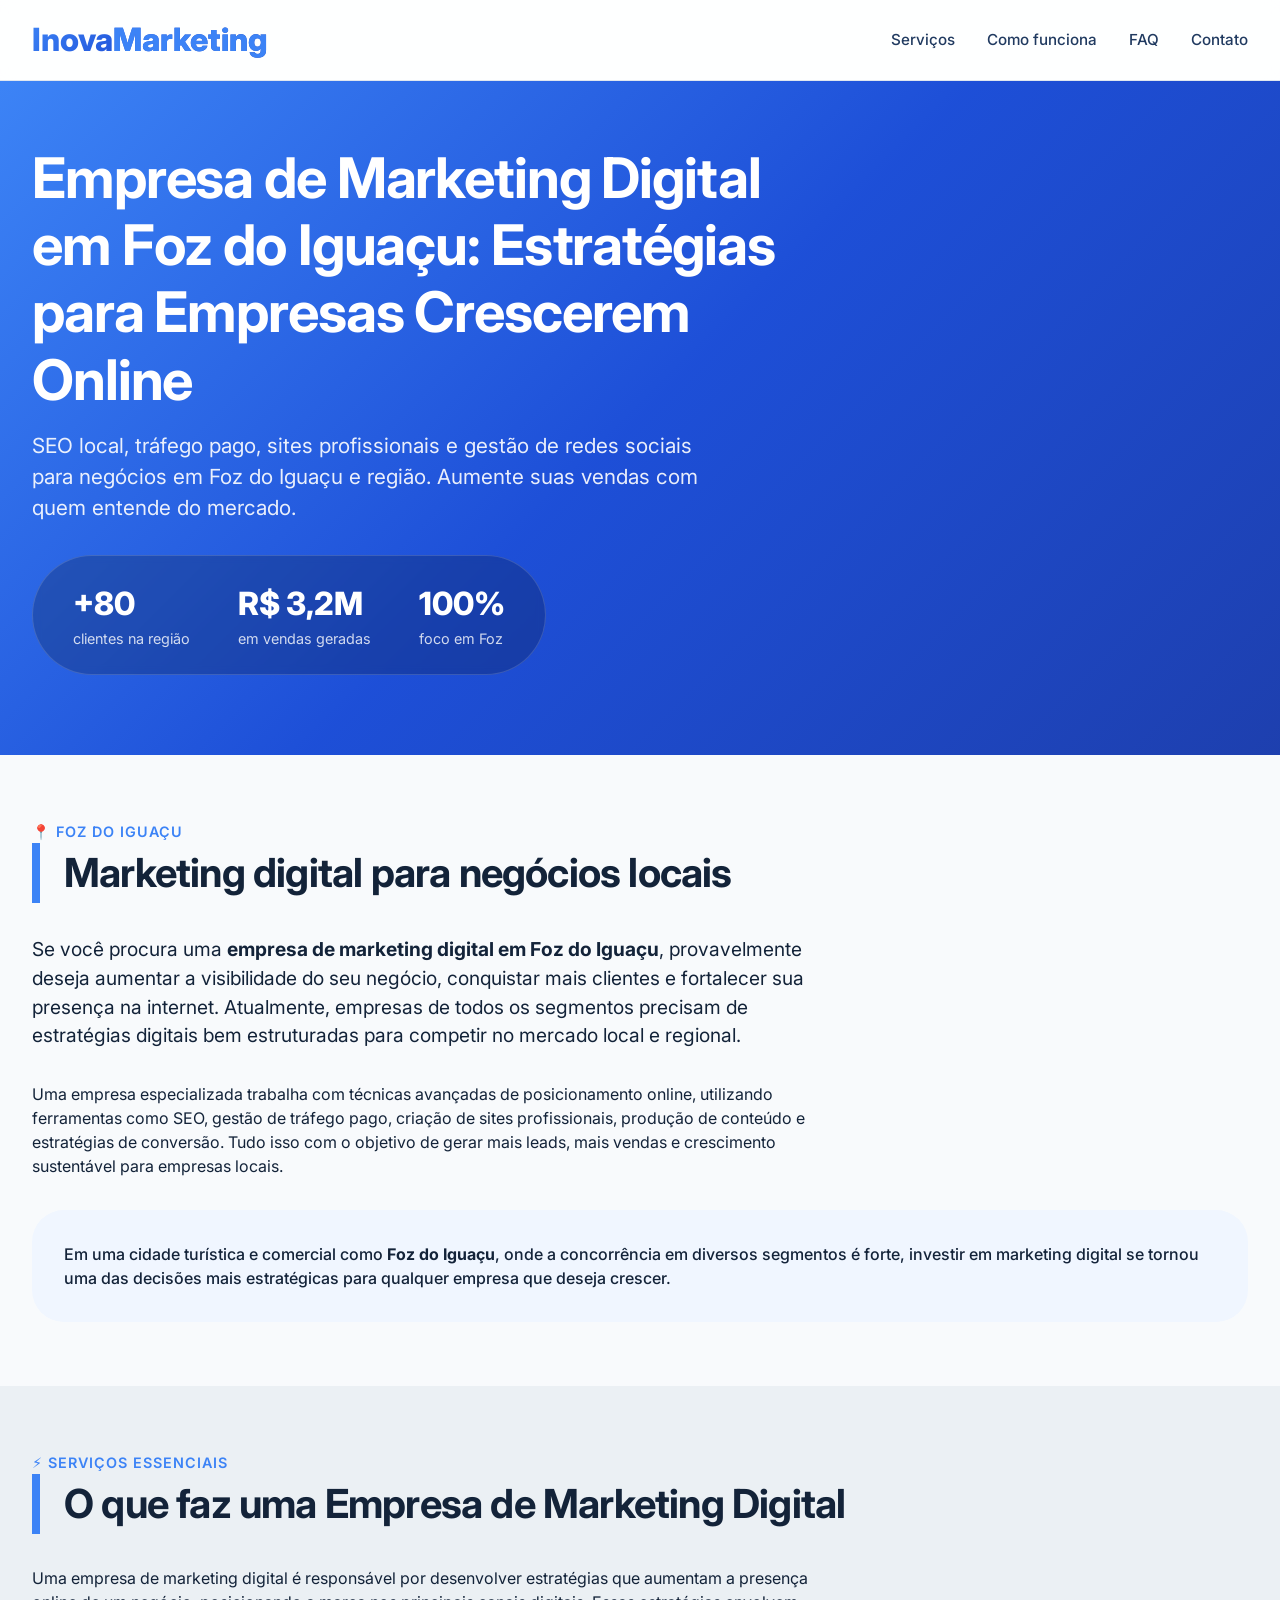
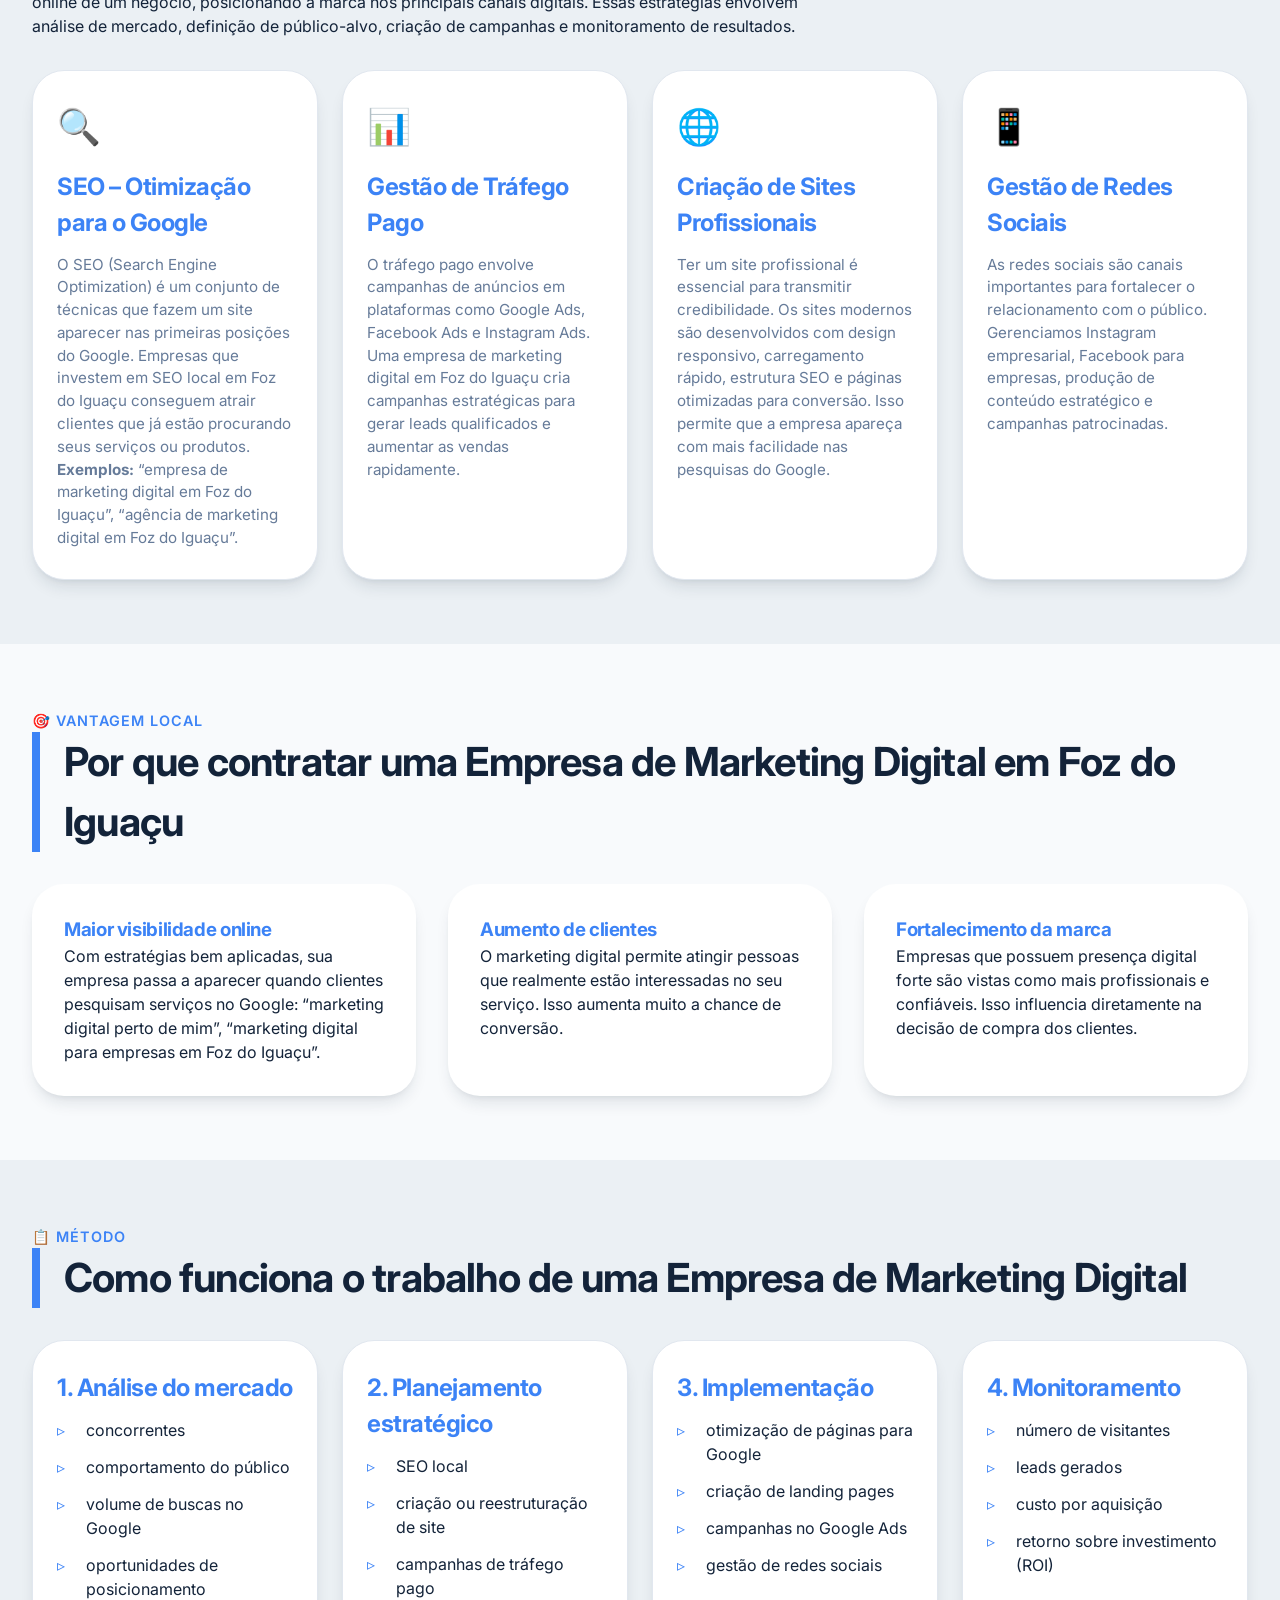
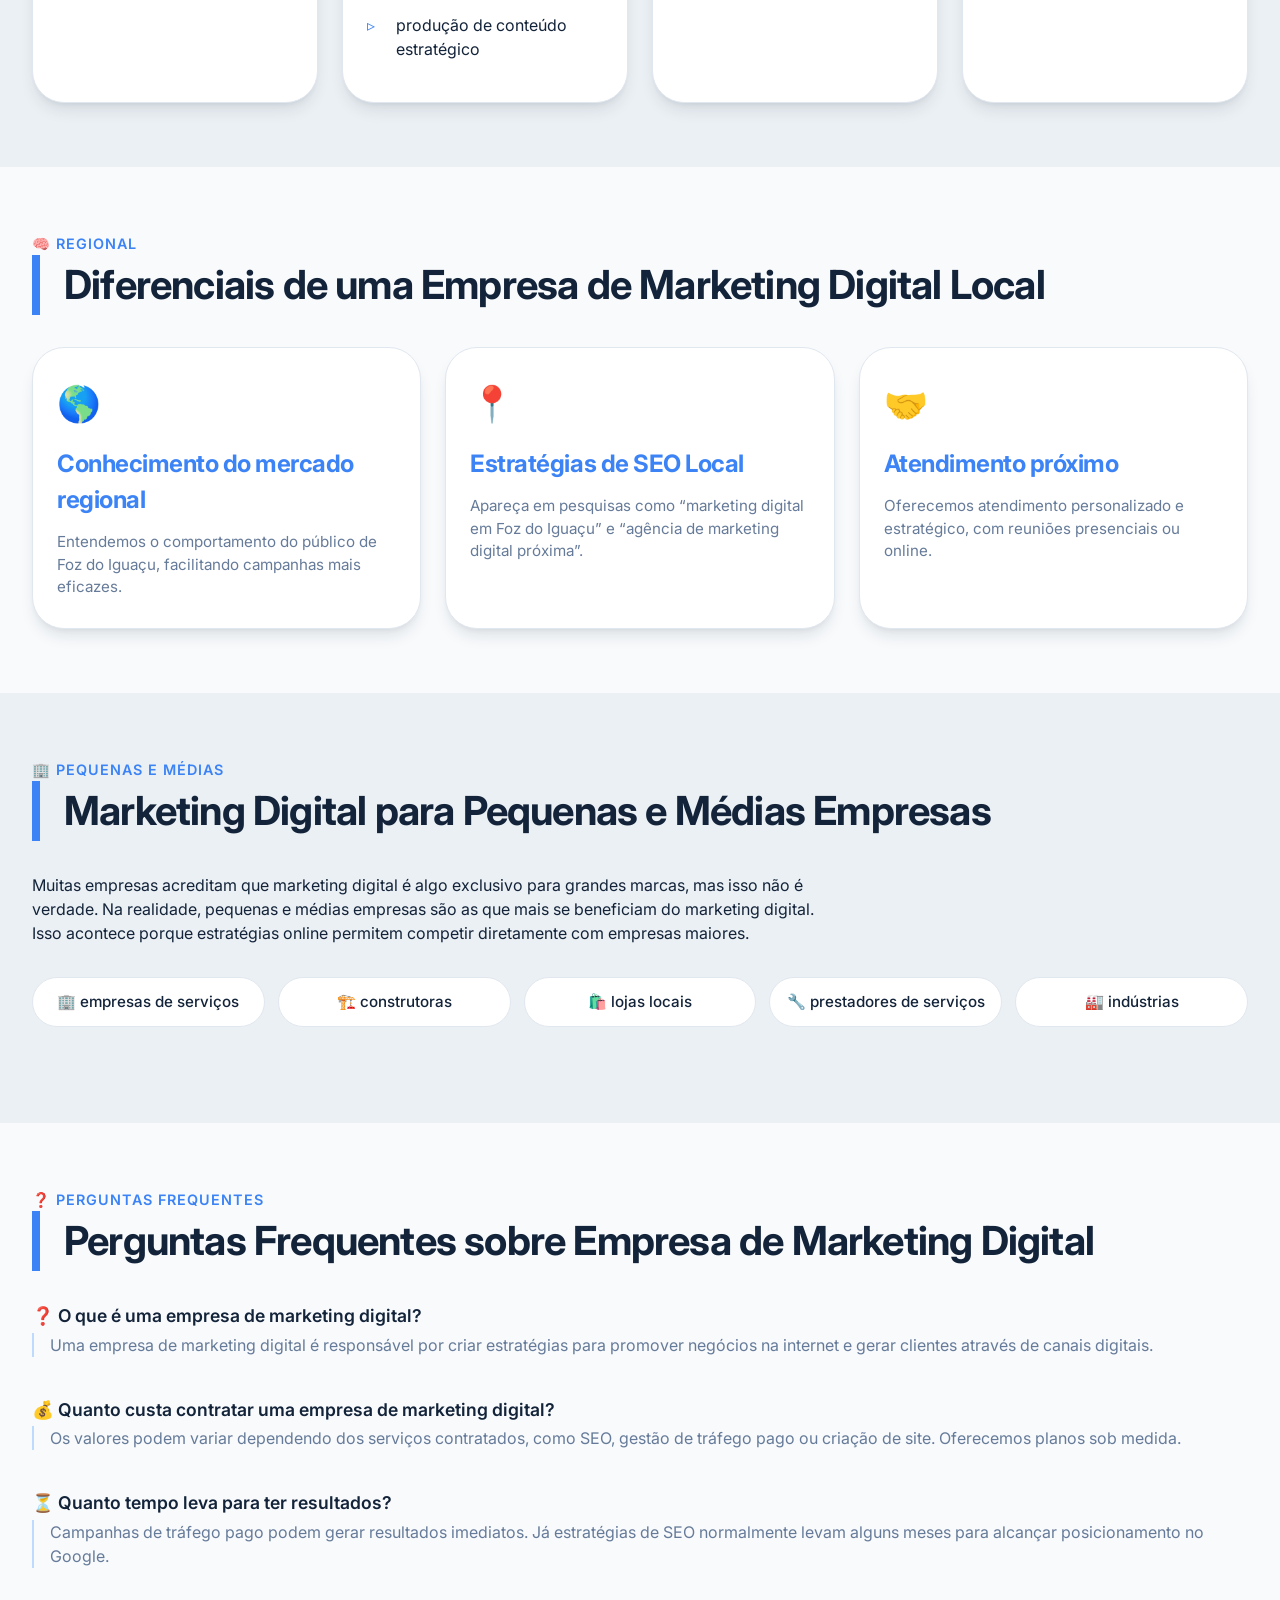
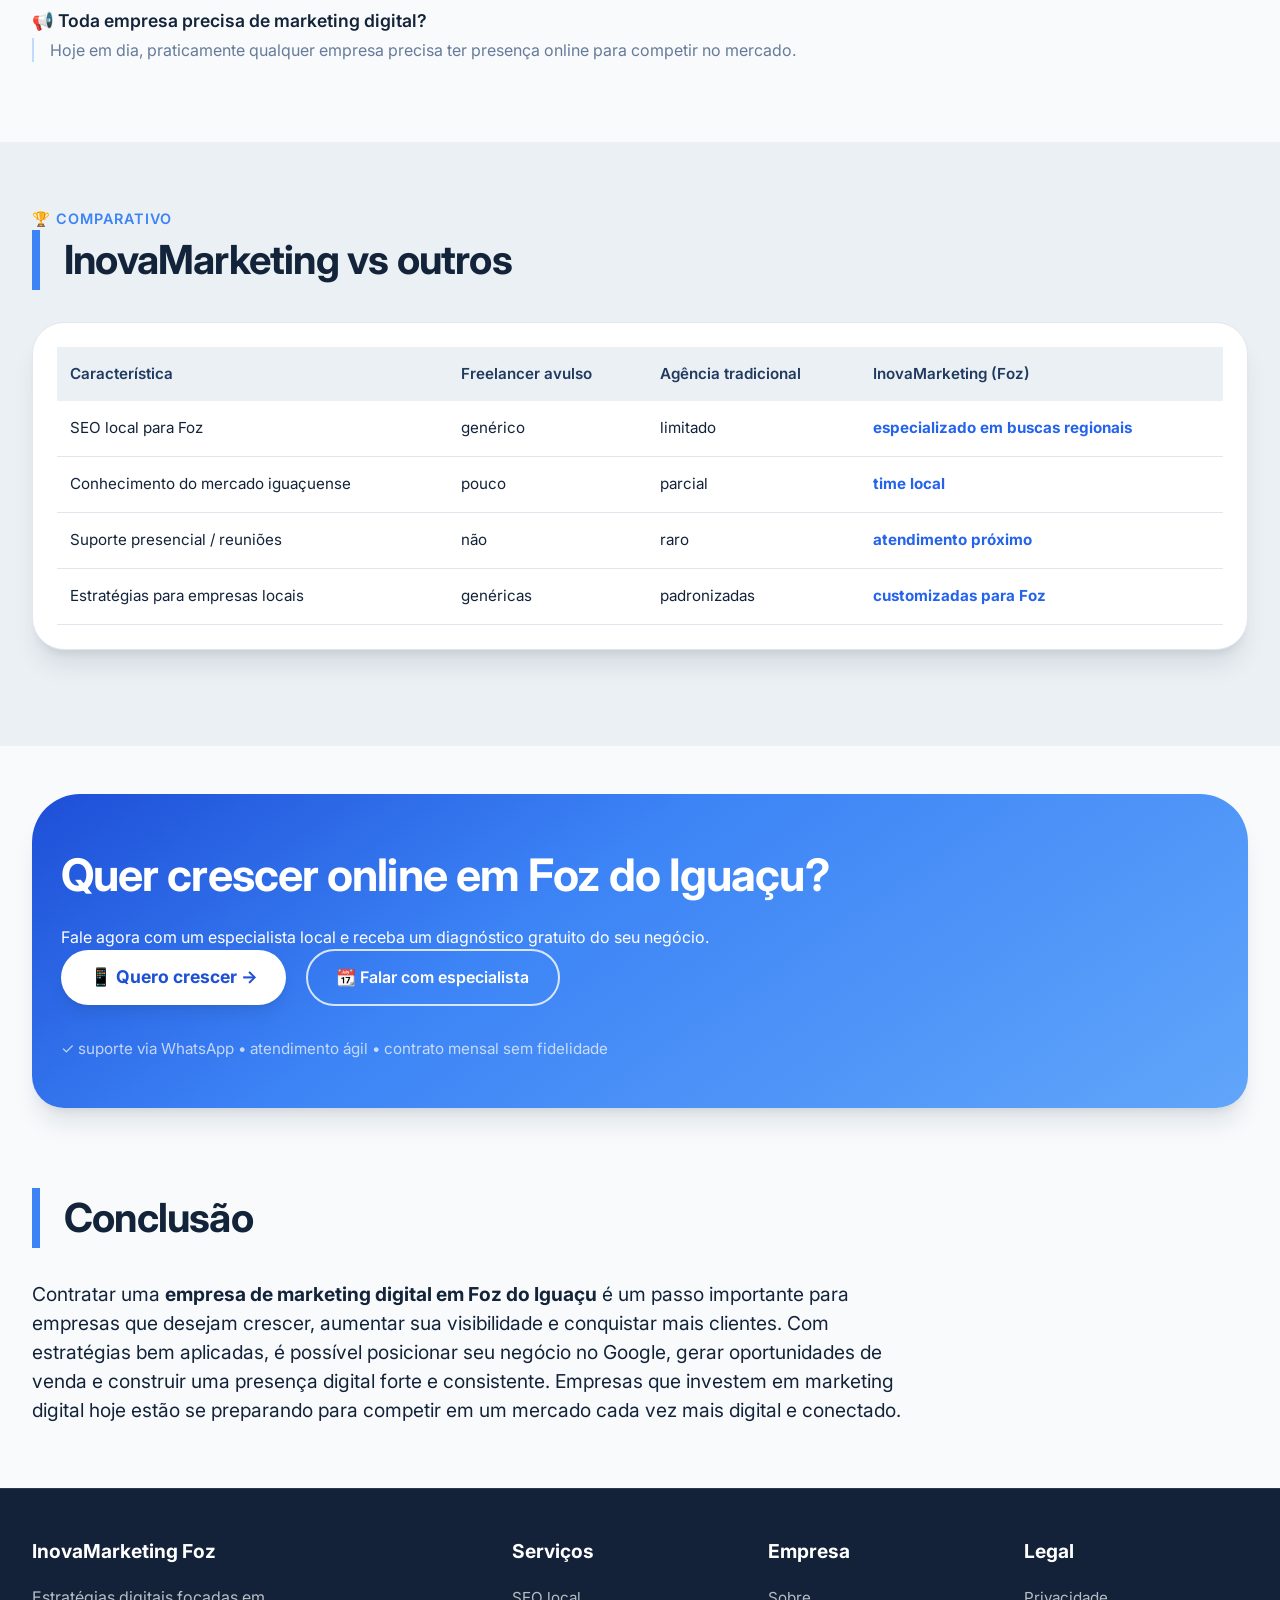
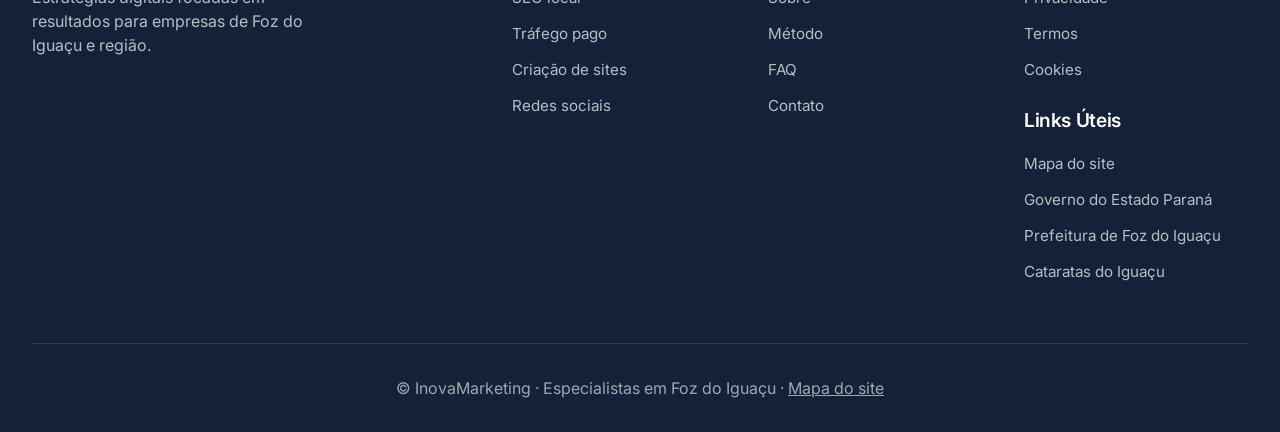
<file: empresa-de-marketing-digital-em-foz-do-iguacu.html>
<!DOCTYPE html>
<html lang="pt-BR">
<head>
    <meta charset="UTF-8">
    <meta name="viewport" content="width=device-width, initial-scale=1.0, maximum-scale=5.0">
    <title>InovaMarketing · Empresa de Marketing Digital em Foz do Iguaçu</title>

    <!-- Google tag (gtag.js) – Analytics (mantido do original) -->
    <script async src="https://www.googletagmanager.com/gtag/js?id=G-CDGVGTPP75"></script>
    <script>
      window.dataLayer = window.dataLayer || [];
      function gtag(){dataLayer.push(arguments);}
      gtag('js', new Date());
      gtag('config', 'G-CDGVGTPP75');
    </script>

    <!-- Google Fonts Inter (exatamente como recomendado) -->
    <link rel="preconnect" href="https://fonts.googleapis.com">
    <link rel="preconnect" href="https://fonts.gstatic.com" crossorigin>
    <link href="https://fonts.googleapis.com/css2?family=Inter:opsz,wght@14..32,300..700&display=swap" rel="stylesheet" media="print" onload="this.media='all'">
    <noscript><link href="https://fonts.googleapis.com/css2?family=Inter:opsz,wght@14..32,300..700&display=swap" rel="stylesheet"></noscript>

    <!-- CSS reutilizado (baseado no style.css, com ajustes pontuais de conteúdo) -->
    <style>
        /* === VARIÁVEIS (exatamente do style.css) === */
        * { margin: 0; padding: 0; box-sizing: border-box; }
        :root {
            --background: hsl(210, 40%, 98%);
            --foreground: hsl(215, 50%, 15%);
            --card: hsl(0, 0%, 100%);
            --card-foreground: hsl(215, 50%, 15%);
            --primary: hsl(217, 91%, 60%);
            --primary-foreground: hsl(0, 0%, 100%);
            --secondary: hsl(210, 40%, 96%);
            --secondary-foreground: hsl(215, 50%, 25%);
            --muted: hsl(210, 30%, 94%);
            --muted-foreground: hsl(215, 20%, 50%);
            --border: hsl(214, 32%, 91%);
            --blue-50: hsl(214, 100%, 97%);
            --blue-100: hsl(214, 95%, 93%);
            --blue-200: hsl(213, 97%, 87%);
            --blue-400: hsl(213, 94%, 68%);
            --blue-500: hsl(217, 91%, 60%);
            --blue-600: hsl(221, 83%, 53%);
            --blue-700: hsl(224, 76%, 48%);
            --starter: hsl(142, 76%, 36%);
            --pro: hsl(217, 91%, 60%);
            --enterprise: hsl(24, 95%, 53%);
            --ultra: hsl(271, 91%, 65%);
            --gradient-hero: linear-gradient(135deg, hsl(217, 91%, 60%) 0%, hsl(224, 76%, 48%) 50%, hsl(226, 71%, 40%) 100%);
            --shadow-sm: 0 1px 2px 0 hsla(215, 50%, 15%, 0.05);
            --shadow-md: 0 4px 6px -1px hsla(215, 50%, 15%, 0.1), 0 2px 4px -2px hsla(215, 50%, 15%, 0.1);
            --shadow-lg: 0 10px 15px -3px hsla(215, 50%, 15%, 0.1), 0 4px 6px -4px hsla(215, 50%, 15%, 0.1);
            --shadow-xl: 0 20px 25px -5px hsla(215, 50%, 15%, 0.1), 0 8px 10px -6px hsla(215, 50%, 15%, 0.1);
        }
        html { scroll-behavior: smooth; }
        body {
            font-family: "Inter", system-ui, -apple-system, sans-serif;
            background-color: var(--background);
            color: var(--foreground);
            line-height: 1.5;
            overflow-x: hidden;
            width: 100%;
        }
        .container { 
            max-width: 1280px; 
            margin: 0 auto; 
            padding: 0 2rem; 
            width: 100%;
        }
        h1, h2, h3 { font-weight: 700; letter-spacing: -0.02em; }

        @media (max-width: 768px) {
            .container { padding: 0 1.5rem; }
            h1 { font-size: 2.5rem !important; }
            h2 { font-size: 2rem !important; }
        }
        @media (max-width: 480px) {
            .container { padding: 0 1.2rem; }
            h1 { font-size: 2rem !important; }
            h2 { font-size: 1.8rem !important; }
        }

        /* ===== HEADER (idêntico ao original) ===== */
        .site-header {
            padding: 1rem 0;
            background-color: rgba(255,255,255,0.85);
            backdrop-filter: blur(8px);
            border-bottom: 1px solid var(--border);
            position: sticky; top: 0; z-index: 50;
            width: 100%;
        }
        .header-flex { 
            display: flex; 
            align-items: center; 
            justify-content: space-between;
            flex-wrap: wrap;
            gap: 1rem;
        }
        .logo { 
            font-size: clamp(1.6rem, 5vw, 2rem); 
            font-weight: 800; 
            background: var(--gradient-hero); 
            -webkit-background-clip: text; 
            -webkit-text-fill-color: transparent; 
            z-index: 60;
        }
        .nav-links { 
            display: flex; 
            gap: clamp(1rem, 3vw, 2rem); 
            color: var(--secondary-foreground); 
            font-weight: 500;
            flex-wrap: wrap;
        }
        .nav-links a { text-decoration: none; color: inherit; font-size: 0.95rem; transition: color 0.2s; }
        .nav-links a:hover { color: var(--primary); }

        .menu-toggle {
            display: none;
            background: none;
            border: none;
            cursor: pointer;
            padding: 0.5rem;
            z-index: 60;
        }
        .menu-toggle span {
            display: block;
            width: 25px;
            height: 3px;
            background-color: var(--foreground);
            margin: 5px 0;
            transition: all 0.3s ease;
            border-radius: 3px;
        }

        @media (max-width: 600px) {
            .menu-toggle {
                display: block;
            }
            .nav-links {
                position: fixed;
                top: 0;
                right: -100%;
                width: 70%;
                max-width: 300px;
                height: 100vh;
                background-color: var(--card);
                flex-direction: column;
                padding: 5rem 2rem 2rem;
                gap: 1.5rem;
                box-shadow: var(--shadow-xl);
                transition: right 0.3s ease;
                z-index: 55;
                border-left: 1px solid var(--border);
            }
            .nav-links.active {
                right: 0;
            }
            .nav-links a {
                font-size: 1.1rem;
                padding: 0.5rem 0;
                border-bottom: 1px solid var(--border);
            }
            .menu-toggle.active span:nth-child(1) {
                transform: rotate(45deg) translate(5px, 5px);
            }
            .menu-toggle.active span:nth-child(2) {
                opacity: 0;
            }
            .menu-toggle.active span:nth-child(3) {
                transform: rotate(-45deg) translate(7px, -6px);
            }
        }

        /* hero com foco em Foz do Iguaçu */
        .hero {
            background: var(--gradient-hero);
            color: white;
            padding: 4rem 0 5rem;
            position: relative;
            width: 100%;
        }
        .hero h1 { 
            font-size: clamp(2rem, 6vw, 3.5rem); 
            line-height: 1.2; 
            max-width: 800px; 
            margin-bottom: 1rem; 
        }
        .hero p { 
            font-size: clamp(1.1rem, 3vw, 1.3rem); 
            opacity: 0.9; 
            max-width: 700px; 
            margin-bottom: 2rem; 
        }
        .hero-stats {
            display: flex; 
            gap: clamp(1.5rem, 4vw, 3rem); 
            flex-wrap: wrap;
            background: rgba(0,0,0,0.2); 
            padding: 1.5rem clamp(1.5rem, 4vw, 2.5rem); 
            border-radius: 60px; 
            backdrop-filter: blur(4px);
            width: fit-content; 
            border: 1px solid rgba(255,255,255,0.15);
        }
        .stat-item { display: flex; flex-direction: column; }
        .stat-number { font-size: clamp(1.5rem, 4vw, 2rem); font-weight: 800; }
        .stat-label { font-size: 0.9rem; opacity: 0.8; }
        @media (max-width: 550px) {
            .hero-stats { flex-direction: column; gap: 1rem; width: 100%; border-radius: 2rem; }
        }

        .section-title {
            font-size: clamp(2rem, 5vw, 2.5rem); 
            margin-bottom: 2rem; 
            color: var(--foreground);
            border-left: 8px solid var(--primary); 
            padding-left: 1.5rem;
        }
        .tagline { color: var(--primary); font-weight: 600; text-transform: uppercase; letter-spacing: 1px; font-size: 0.9rem; }

        /* cards e grids (mesmos estilos) */
        .services-grid, .tecnologia-grid, .garantia-grid, .faq-grid {
            display: grid; 
            grid-template-columns: repeat(auto-fit, minmax(min(280px, 100%), 1fr)); 
            gap: 1.5rem; 
            margin-top: 2rem;
        }
        .service-card, .tecnologia-card, .garantia-card {
            background: var(--card); border-radius: 2rem; padding: 1.8rem 1.5rem; box-shadow: var(--shadow-lg); border: 1px solid var(--border);
            transition: 0.2s;
            height: 100%;
        }
        .service-card:hover, .tecnologia-card:hover { box-shadow: var(--shadow-xl); transform: translateY(-4px); }
        .service-icon, .garantia-icon { font-size: 2.2rem; margin-bottom: 1rem; display: block; }
        .service-card h3, .tecnologia-card h3, .garantia-card h3 { font-size: 1.5rem; margin-bottom: 0.8rem; color: var(--primary); }
        .service-card p, .garantia-card p { color: var(--muted-foreground); font-size: 0.95rem; }

        .tecnologia-list { list-style: none; }
        .tecnologia-list li { margin-bottom: 0.8rem; padding-left: 1.8rem; position: relative; color: var(--foreground); }
        .tecnologia-list li::before { content: "▹"; color: var(--primary); font-weight: 700; position: absolute; left: 0; }
        .tecnologia-list strong { color: var(--blue-700); }

        .faq-item { margin-bottom: 1rem; }
        .faq-question { font-weight: 600; color: var(--foreground); margin-bottom: 0.2rem; font-size: 1.1rem; }
        .faq-answer { color: var(--muted-foreground); padding-left: 0.5rem; border-left: 2px solid var(--blue-200); padding-left: 1rem; }

        .diff-table-wrapper {
            background: var(--card); border-radius: 2rem; padding: 1.5rem; box-shadow: var(--shadow-xl); border: 1px solid var(--border); margin: 2rem 0; overflow-x: auto;
        }
        .diff-table { width: 100%; border-collapse: collapse; min-width: 600px; }
        .diff-table th, .diff-table td { padding: 1rem 0.8rem; font-size: 0.95rem; }
        .diff-table th { text-align: left; background: var(--muted); color: var(--secondary-foreground); font-weight: 600; }
        .diff-table td { border-bottom: 1px solid var(--border); }
        .destaque-positivo { color: var(--blue-600); font-weight: 700; }

        .para-quem-grid {
            display: grid; 
            grid-template-columns: repeat(auto-fit, minmax(min(160px, 100%), 1fr)); 
            gap: 0.8rem; 
            margin: 2rem 0;
        }
        .nicho-item {
            background: var(--card); padding: 0.8rem 1rem; border-radius: 60px; border: 1px solid var(--border);
            font-weight: 500; text-align: center; font-size: 0.95rem;
        }

        /* CTA */
        #cta { scroll-margin-top: 80px; }
        .cta-duplo {
            background: linear-gradient(145deg, var(--blue-700) 0%, var(--primary) 40%, var(--blue-400) 100%);
            border-radius: 3rem 3rem 2rem 2rem; 
            margin: 3rem auto; 
            padding: 3rem 1.8rem; 
            color: white;
            box-shadow: var(--shadow-xl); 
            width: 100%;
        }
        .cta-duplo h2 { font-size: clamp(1.8rem, 5vw, 2.8rem); margin-bottom: 1rem; }
        .cta-buttons { display: flex; gap: 1.2rem; flex-wrap: wrap; align-items: center; }
        .btn-cta-primary {
            background: white; color: var(--blue-700); border: none; padding: 0.9rem 1.8rem; border-radius: 60px; font-weight: 700; font-size: 1.1rem;
            cursor: pointer; box-shadow: var(--shadow-lg); transition: 0.2s; text-decoration: none; display: inline-flex; align-items: center; gap: 0.5rem;
        }
        .btn-cta-primary:hover { background: var(--blue-50); transform: scale(1.05); }
        .btn-cta-secondary {
            background: transparent; color: white; border: 2px solid rgba(255,255,255,0.8); padding: 0.9rem 1.8rem; border-radius: 60px; font-weight: 600;
            text-decoration: none; transition: 0.2s;
        }
        .btn-cta-secondary:hover { background: rgba(255,255,255,0.1); border-color: white; }
        @media (max-width: 500px) {
            .cta-buttons { flex-direction: column; align-items: stretch; }
            .btn-cta-primary, .btn-cta-secondary { text-align: center; }
        }
        .meta { display: block; margin-top: 2rem; color: rgba(255,255,255,0.7); font-size: 0.95rem; }

        .footer {
            background: rgb(19, 34, 56);
            padding: 3rem 0 2rem;
            border-top: 1px solid rgba(255,255,255,0.1);
        }
        .footer-grid { display: grid; grid-template-columns: 2fr 1fr 1fr 1fr; gap: 2rem; margin-bottom: 3rem; }
        @media (max-width: 900px) { .footer-grid { grid-template-columns: 1fr 1fr; } }
        @media (max-width: 500px) { .footer-grid { grid-template-columns: 1fr; text-align: center; } }
        .footer-col h4 { font-size: 1.2rem; margin-bottom: 1.2rem; color: white; }
        .footer-col p { color: rgba(255,255,255,0.7); max-width: 300px; }
        .footer-links { list-style: none; }
        .footer-links li { margin-bottom: 0.7rem; }
        .footer-links a { color: rgba(255,255,255,0.7); text-decoration: none; font-size: 0.95rem; }
        .footer-links a:hover { color: white; }
        .footer-bottom { text-align: center; padding-top: 2rem; border-top: 1px solid rgba(255,255,255,0.1); color: rgba(255,255,255,0.6); }

        img, iframe { max-width: 100%; height: auto; }
        .scroll-margin { scroll-margin-top: 80px; }
    </style>
</head>
<body>
    <header class="site-header">
        <div class="container header-flex">
            <span class="logo">Inova<span style="-webkit-text-fill-color:initial; color:var(--blue-500);">Marketing</span></span>
            <button class="menu-toggle" id="menuToggle" aria-label="Menu">
                <span></span><span></span><span></span>
            </button>
            <nav class="nav-links" id="navLinks">
                <a href="#servicos">Serviços</a>
                <a href="#como-funciona">Como funciona</a>
                <a href="#faq">FAQ</a>
                <a href="#cta">Contato</a>
            </nav>
        </div>
    </header>

    <!-- HERO com foco em Foz do Iguaçu (h1 principal) -->
    <section class="hero">
        <div class="container">
            <h1>Empresa de Marketing Digital em Foz do Iguaçu: Estratégias para Empresas Crescerem Online</h1>
            <p>SEO local, tráfego pago, sites profissionais e gestão de redes sociais para negócios em Foz do Iguaçu e região. Aumente suas vendas com quem entende do mercado.</p>
            <div class="hero-stats">
                <div class="stat-item"><span class="stat-number">+80</span><span class="stat-label">clientes na região</span></div>
                <div class="stat-item"><span class="stat-number">R$ 3,2M</span><span class="stat-label">em vendas geradas</span></div>
                <div class="stat-item"><span class="stat-number">100%</span><span class="stat-label">foco em Foz</span></div>
            </div>
        </div>
    </section>

    <!-- Introdução / Sobre -->
    <section style="padding: 4rem 0;" class="scroll-margin" id="introducao">
        <div class="container">
            <span class="tagline">📍 Foz do Iguaçu</span>
            <h2 class="section-title">Marketing digital para negócios locais</h2>
            <p style="max-width: 800px; font-size: 1.2rem; margin-bottom: 2rem;">Se você procura uma <strong>empresa de marketing digital em Foz do Iguaçu</strong>, provavelmente deseja aumentar a visibilidade do seu negócio, conquistar mais clientes e fortalecer sua presença na internet. Atualmente, empresas de todos os segmentos precisam de estratégias digitais bem estruturadas para competir no mercado local e regional.</p>
            <p style="max-width: 800px;">Uma empresa especializada trabalha com técnicas avançadas de posicionamento online, utilizando ferramentas como SEO, gestão de tráfego pago, criação de sites profissionais, produção de conteúdo e estratégias de conversão. Tudo isso com o objetivo de gerar mais leads, mais vendas e crescimento sustentável para empresas locais.</p>
            <div style="background: var(--blue-50); padding: 2rem; border-radius: 2rem; margin-top: 2rem;">
                <p style="font-weight: 500;">Em uma cidade turística e comercial como <strong>Foz do Iguaçu</strong>, onde a concorrência em diversos segmentos é forte, investir em marketing digital se tornou uma das decisões mais estratégicas para qualquer empresa que deseja crescer.</p>
            </div>
        </div>
    </section>

    <!-- O que faz uma empresa de marketing digital (h2) -->
    <section style="background: var(--muted); padding: 4rem 0;" id="servicos">
        <div class="container">
            <span class="tagline">⚡ serviços essenciais</span>
            <h2 class="section-title">O que faz uma Empresa de Marketing Digital</h2>
            <p style="margin-bottom: 2rem; max-width: 800px;">Uma empresa de marketing digital é responsável por desenvolver estratégias que aumentam a presença online de um negócio, posicionando a marca nos principais canais digitais. Essas estratégias envolvem análise de mercado, definição de público-alvo, criação de campanhas e monitoramento de resultados.</p>

            <div class="services-grid">
                <div class="service-card"><span class="service-icon">🔍</span><h3>SEO – Otimização para o Google</h3><p>O SEO (Search Engine Optimization) é um conjunto de técnicas que fazem um site aparecer nas primeiras posições do Google. Empresas que investem em SEO local em Foz do Iguaçu conseguem atrair clientes que já estão procurando seus serviços ou produtos. <br> <strong>Exemplos:</strong> “empresa de marketing digital em Foz do Iguaçu”, “agência de marketing digital em Foz do Iguaçu”.</p></div>
                <div class="service-card"><span class="service-icon">📊</span><h3>Gestão de Tráfego Pago</h3><p>O tráfego pago envolve campanhas de anúncios em plataformas como Google Ads, Facebook Ads e Instagram Ads. Uma empresa de marketing digital em Foz do Iguaçu cria campanhas estratégicas para gerar leads qualificados e aumentar as vendas rapidamente.</p></div>
                <div class="service-card"><span class="service-icon">🌐</span><h3>Criação de Sites Profissionais</h3><p>Ter um site profissional é essencial para transmitir credibilidade. Os sites modernos são desenvolvidos com design responsivo, carregamento rápido, estrutura SEO e páginas otimizadas para conversão. Isso permite que a empresa apareça com mais facilidade nas pesquisas do Google.</p></div>
                <div class="service-card"><span class="service-icon">📱</span><h3>Gestão de Redes Sociais</h3><p>As redes sociais são canais importantes para fortalecer o relacionamento com o público. Gerenciamos Instagram empresarial, Facebook para empresas, produção de conteúdo estratégico e campanhas patrocinadas.</p></div>
            </div>
        </div>
    </section>

    <!-- Por que contratar em Foz (h2) -->
    <section style="padding: 4rem 0;">
        <div class="container">
            <span class="tagline">🎯 Vantagem local</span>
            <h2 class="section-title">Por que contratar uma Empresa de Marketing Digital em Foz do Iguaçu</h2>
            <div style="display: grid; grid-template-columns: repeat(auto-fit, minmax(260px, 1fr)); gap: 2rem; margin-top: 2rem;">
                <div style="background: var(--card); border-radius: 2rem; padding: 2rem; box-shadow: var(--shadow-lg);"><h3 style="color:var(--primary);">Maior visibilidade online</h3><p>Com estratégias bem aplicadas, sua empresa passa a aparecer quando clientes pesquisam serviços no Google: “marketing digital perto de mim”, “marketing digital para empresas em Foz do Iguaçu”.</p></div>
                <div style="background: var(--card); border-radius: 2rem; padding: 2rem; box-shadow: var(--shadow-lg);"><h3 style="color:var(--primary);">Aumento de clientes</h3><p>O marketing digital permite atingir pessoas que realmente estão interessadas no seu serviço. Isso aumenta muito a chance de conversão.</p></div>
                <div style="background: var(--card); border-radius: 2rem; padding: 2rem; box-shadow: var(--shadow-lg);"><h3 style="color:var(--primary);">Fortalecimento da marca</h3><p>Empresas que possuem presença digital forte são vistas como mais profissionais e confiáveis. Isso influencia diretamente na decisão de compra dos clientes.</p></div>
            </div>
        </div>
    </section>

    <!-- Como funciona (h2) com etapas -->
    <section style="background: var(--muted); padding: 4rem 0;" id="como-funciona">
        <div class="container">
            <span class="tagline">📋 método</span>
            <h2 class="section-title">Como funciona o trabalho de uma Empresa de Marketing Digital</h2>
            <div class="tecnologia-grid">
                <div class="tecnologia-card"><h3>1. Análise do mercado</h3><ul class="tecnologia-list"><li>concorrentes</li><li>comportamento do público</li><li>volume de buscas no Google</li><li>oportunidades de posicionamento</li></ul></div>
                <div class="tecnologia-card"><h3>2. Planejamento estratégico</h3><ul class="tecnologia-list"><li>SEO local</li><li>criação ou reestruturação de site</li><li>campanhas de tráfego pago</li><li>produção de conteúdo estratégico</li></ul></div>
                <div class="tecnologia-card"><h3>3. Implementação</h3><ul class="tecnologia-list"><li>otimização de páginas para Google</li><li>criação de landing pages</li><li>campanhas no Google Ads</li><li>gestão de redes sociais</li></ul></div>
                <div class="tecnologia-card"><h3>4. Monitoramento</h3><ul class="tecnologia-list"><li>número de visitantes</li><li>leads gerados</li><li>custo por aquisição</li><li>retorno sobre investimento (ROI)</li></ul></div>
            </div>
        </div>
    </section>

    <!-- Diferenciais de empresa local (h2) -->
    <section style="padding: 4rem 0;">
        <div class="container">
            <span class="tagline">🧠 regional</span>
            <h2 class="section-title">Diferenciais de uma Empresa de Marketing Digital Local</h2>
            <div class="garantia-grid">
                <div class="garantia-card"><span class="garantia-icon">🌎</span><h3>Conhecimento do mercado regional</h3><p>Entendemos o comportamento do público de Foz do Iguaçu, facilitando campanhas mais eficazes.</p></div>
                <div class="garantia-card"><span class="garantia-icon">📍</span><h3>Estratégias de SEO Local</h3><p>Apareça em pesquisas como “marketing digital em Foz do Iguaçu” e “agência de marketing digital próxima”.</p></div>
                <div class="garantia-card"><span class="garantia-icon">🤝</span><h3>Atendimento próximo</h3><p>Oferecemos atendimento personalizado e estratégico, com reuniões presenciais ou online.</p></div>
            </div>
        </div>
    </section>

    <!-- Marketing para PMEs -->
    <section style="background: var(--muted); padding: 4rem 0;">
        <div class="container">
            <span class="tagline">🏢 pequenas e médias</span>
            <h2 class="section-title">Marketing Digital para Pequenas e Médias Empresas</h2>
            <p style="max-width: 800px; margin-bottom: 1.5rem;">Muitas empresas acreditam que marketing digital é algo exclusivo para grandes marcas, mas isso não é verdade. Na realidade, pequenas e médias empresas são as que mais se beneficiam do marketing digital. Isso acontece porque estratégias online permitem competir diretamente com empresas maiores.</p>
            <div class="para-quem-grid">
                <span class="nicho-item">🏢 empresas de serviços</span>
                <span class="nicho-item">🏗️ construtoras</span>
                <span class="nicho-item">🛍️ lojas locais</span>
                <span class="nicho-item">🔧 prestadores de serviços</span>
                <span class="nicho-item">🏭 indústrias</span>
            </div>
        </div>
    </section>

    <!-- FAQ (h2) -->
    <section style="padding: 4rem 0;" id="faq">
        <div class="container">
            <span class="tagline">❓ perguntas frequentes</span>
            <h2 class="section-title">Perguntas Frequentes sobre Empresa de Marketing Digital</h2>
            <div class="faq-grid" style="grid-template-columns:1fr;">
                <div class="faq-item"><div class="faq-question">❓ O que é uma empresa de marketing digital?</div><div class="faq-answer">Uma empresa de marketing digital é responsável por criar estratégias para promover negócios na internet e gerar clientes através de canais digitais.</div></div>
                <div class="faq-item"><div class="faq-question">💰 Quanto custa contratar uma empresa de marketing digital?</div><div class="faq-answer">Os valores podem variar dependendo dos serviços contratados, como SEO, gestão de tráfego pago ou criação de site. Oferecemos planos sob medida.</div></div>
                <div class="faq-item"><div class="faq-question">⏳ Quanto tempo leva para ter resultados?</div><div class="faq-answer">Campanhas de tráfego pago podem gerar resultados imediatos. Já estratégias de SEO normalmente levam alguns meses para alcançar posicionamento no Google.</div></div>
                <div class="faq-item"><div class="faq-question">📢 Toda empresa precisa de marketing digital?</div><div class="faq-answer">Hoje em dia, praticamente qualquer empresa precisa ter presença online para competir no mercado.</div></div>
            </div>
        </div>
    </section>

    <!-- Tabela diferencial (inspirada no original) -->
    <section style="background: var(--muted); padding: 4rem 0;">
        <div class="container">
            <span class="tagline">🏆 comparativo</span>
            <h2 class="section-title">InovaMarketing vs outros</h2>
            <div class="diff-table-wrapper">
                <table class="diff-table">
                    <thead><tr><th>Característica</th><th>Freelancer avulso</th><th>Agência tradicional</th><th>InovaMarketing (Foz)</th></tr></thead>
                    <tbody>
                        <tr><td>SEO local para Foz</td><td>genérico</td><td>limitado</td><td class="destaque-positivo">especializado em buscas regionais</td></tr>
                        <tr><td>Conhecimento do mercado iguaçuense</td><td>pouco</td><td>parcial</td><td class="destaque-positivo">time local</td></tr>
                        <tr><td>Suporte presencial / reuniões</td><td>não</td><td>raro</td><td class="destaque-positivo">atendimento próximo</td></tr>
                        <tr><td>Estratégias para empresas locais</td><td>genéricas</td><td>padronizadas</td><td class="destaque-positivo">customizadas para Foz</td></tr>
                    </tbody>
                </table>
            </div>
        </div>
    </section>

    <!-- CTA DUPLO com WhatsApp -->
    <div id="cta" class="container">
        <div class="cta-duplo">
            <h2>Quer crescer online em Foz do Iguaçu?</h2>
            <p>Fale agora com um especialista local e receba um diagnóstico gratuito do seu negócio.</p>
            <div class="cta-buttons">
                <a href="https://wa.me/5545988195137?text=Olá! Vim pelo site InovaMarketing (Foz) e quero impulsionar meus resultados." target="_blank" rel="noopener noreferrer" class="btn-cta-primary">📱 Quero crescer →</a>
                <a href="https://wa.me/5545988195137?text=Olá! Vim pelo site e gostaria de agendar uma consultoria sobre marketing digital em Foz." target="_blank" rel="noopener noreferrer" class="btn-cta-secondary">📆 Falar com especialista</a>
            </div>
            <small class="meta">✓ suporte via WhatsApp • atendimento ágil • contrato mensal sem fidelidade</small>
        </div>
    </div>

    <!-- Conclusão -->
    <section style="padding: 2rem 0 4rem;">
        <div class="container">
            <h2 class="section-title">Conclusão</h2>
            <p style="font-size: 1.2rem; max-width: 900px;">Contratar uma <strong>empresa de marketing digital em Foz do Iguaçu</strong> é um passo importante para empresas que desejam crescer, aumentar sua visibilidade e conquistar mais clientes. Com estratégias bem aplicadas, é possível posicionar seu negócio no Google, gerar oportunidades de venda e construir uma presença digital forte e consistente. Empresas que investem em marketing digital hoje estão se preparando para competir em um mercado cada vez mais digital e conectado.</p>
        </div>
    </section>

    <!-- RODAPÉ (adaptado) -->
    <footer class="footer">
    <div class="container">
        <div class="footer-grid">
            <!-- Coluna 1: Marca -->
            <div class="footer-col">
                <h4>InovaMarketing Foz</h4>
                <p>Estratégias digitais focadas em resultados para empresas de Foz do Iguaçu e região.</p>
            </div>

            <!-- Coluna 2: Serviços principais -->
            <div class="footer-col">
                <h4>Serviços</h4>
                <ul class="footer-links">
                    <li><a href="#servicos">SEO local</a></li>
                    <li><a href="#servicos">Tráfego pago</a></li>
                    <li><a href="#servicos">Criação de sites</a></li>
                    <li><a href="#servicos">Redes sociais</a></li>
                </ul>
            </div>

            <!-- Coluna 3: Institucional -->
            <div class="footer-col">
                <h4>Empresa</h4>
                <ul class="footer-links">
                    <li><a href="#introducao">Sobre</a></li>
                    <li><a href="#como-funciona">Método</a></li>
                    <li><a href="#faq">FAQ</a></li>
                    <li><a href="#cta">Contato</a></li>
                </ul>
            </div>

            <!-- Coluna 4: Legal + Links Úteis -->
            <div class="footer-col">
                <h4>Legal</h4>
                <ul class="footer-links">
                    <li><a href="#privacidade">Privacidade</a></li>
                    <li><a href="#termos">Termos</a></li>
                    <li><a href="#cookies">Cookies</a></li>
                </ul>
                
                <!-- NOVO BLOCO: Links Úteis com H3 -->
                <h3 style="font-size: 1.2rem; margin: 1.5rem 0 1rem; color: white; font-weight: 600;">Links Úteis</h3>
                <ul class="footer-links">
                    <li><a href="#mapa-do-site" rel="nofollow">Mapa do site</a></li>
                    <li><a href="https://www.pr.gov.br" target="_blank" rel="nofollow noopener noreferrer">Governo do Estado Paraná</a></li>
                    <li><a href="https://www.pmfi.pr.gov.br" target="_blank" rel="nofollow noopener noreferrer">Prefeitura de Foz do Iguaçu</a></li>
                    <li><a href="https://cataratasdoiguacu.com.br" target="_blank" rel="nofollow noopener noreferrer">Cataratas do Iguaçu</a></li>
                </ul>
            </div>
        </div>

        <!-- Rodapé inferior -->
        <div class="footer-bottom">
            © InovaMarketing · Especialistas em Foz do Iguaçu · <a href="#mapa-do-site" style="color: rgba(255,255,255,0.6);">Mapa do site</a>
        </div>
    </div>
</footer>
</file>
<file: style.css>
/* style.css */
/* === VARIÁVEIS (exatamente as mesmas do original) === */
* { margin: 0; padding: 0; box-sizing: border-box; }
:root {
    --background: hsl(210, 40%, 98%);
    --foreground: hsl(215, 50%, 15%);
    --card: hsl(0, 0%, 100%);
    --card-foreground: hsl(215, 50%, 15%);
    --primary: hsl(217, 91%, 60%);
    --primary-foreground: hsl(0, 0%, 100%);
    --secondary: hsl(210, 40%, 96%);
    --secondary-foreground: hsl(215, 50%, 25%);
    --muted: hsl(210, 30%, 94%);
    --muted-foreground: hsl(215, 20%, 50%);
    --border: hsl(214, 32%, 91%);
    --blue-50: hsl(214, 100%, 97%);
    --blue-100: hsl(214, 95%, 93%);
    --blue-200: hsl(213, 97%, 87%);
    --blue-400: hsl(213, 94%, 68%);
    --blue-500: hsl(217, 91%, 60%);
    --blue-600: hsl(221, 83%, 53%);
    --blue-700: hsl(224, 76%, 48%);
    --starter: hsl(142, 76%, 36%);
    --starter-light: hsl(142, 72%, 94%);
    --pro: hsl(217, 91%, 60%);
    --pro-light: hsl(214, 100%, 97%);
    --enterprise: hsl(24, 95%, 53%);
    --enterprise-light: hsl(38, 100%, 95%);
    --ultra: hsl(271, 91%, 65%);
    --ultra-light: hsl(270, 100%, 98%);
    --basico: hsl(210, 14%, 53%);
    --basico-light: hsl(210, 16%, 93%);
    --inicial: hsl(173, 58%, 39%);
    --inicial-light: hsl(173, 55%, 93%);
    --profissional: hsl(217, 91%, 60%);
    --profissional-light: hsl(214, 100%, 97%);
    --avancado: hsl(24, 95%, 53%);
    --avancado-light: hsl(38, 100%, 95%);
    --empresarial: hsl(271, 91%, 65%);
    --empresarial-light: hsl(270, 100%, 98%);
    --gradient-hero: linear-gradient(135deg, hsl(217, 91%, 60%) 0%, hsl(224, 76%, 48%) 50%, hsl(226, 71%, 40%) 100%);
    --gradient-glow: radial-gradient(ellipse 80% 50% at 50% -20%, hsla(217, 91%, 60%, 0.3), transparent);
    --shadow-sm: 0 1px 2px 0 hsla(215, 50%, 15%, 0.05);
    --shadow-md: 0 4px 6px -1px hsla(215, 50%, 15%, 0.1), 0 2px 4px -2px hsla(215, 50%, 15%, 0.1);
    --shadow-lg: 0 10px 15px -3px hsla(215, 50%, 15%, 0.1), 0 4px 6px -4px hsla(215, 50%, 15%, 0.1);
    --shadow-xl: 0 20px 25px -5px hsla(215, 50%, 15%, 0.1), 0 8px 10px -6px hsla(215, 50%, 15%, 0.1);
    --shadow-glow: 0 0 40px hsla(217, 91%, 60%, 0.3);
}
html { scroll-behavior: smooth; }
body {
    font-family: "Inter", system-ui, -apple-system, sans-serif;
    background-color: var(--background);
    color: var(--foreground);
    line-height: 1.5;
    overflow-x: hidden;
    width: 100%;
}
.container { 
    max-width: 1280px; 
    margin: 0 auto; 
    padding: 0 2rem; 
    width: 100%;
}
h1, h2, h3 { font-weight: 700; letter-spacing: -0.02em; }

/* ========== RESPONSIVIDADE GLOBAL ========== */
@media (max-width: 768px) {
    .container { padding: 0 1.5rem; }
    h1 { font-size: 2.5rem !important; }
    h2 { font-size: 2rem !important; }
    .section-title { font-size: 2rem !important; }
}
@media (max-width: 480px) {
    .container { padding: 0 1.2rem; }
    h1 { font-size: 2rem !important; }
    h2 { font-size: 1.8rem !important; }
    .section-title { font-size: 1.8rem !important; }
}

/* ===== HEADER COM MENU SANDUÍCHE ===== */
.site-header {
    padding: 1rem 0;
    background-color: rgba(255,255,255,0.85);
    backdrop-filter: blur(8px);
    border-bottom: 1px solid var(--border);
    position: sticky; top: 0; z-index: 50;
    width: 100%;
}
.header-flex { 
    display: flex; 
    align-items: center; 
    justify-content: space-between;
    flex-wrap: wrap;
    gap: 1rem;
}
.logo { 
    font-size: clamp(1.6rem, 5vw, 2rem); 
    font-weight: 800; 
    background: var(--gradient-hero); 
    -webkit-background-clip: text; 
    -webkit-text-fill-color: transparent; 
    z-index: 60;
}

/* Menu desktop */
.nav-links { 
    display: flex; 
    gap: clamp(1rem, 3vw, 2rem); 
    color: var(--secondary-foreground); 
    font-weight: 500;
    flex-wrap: wrap;
}
.nav-links a { text-decoration: none; color: inherit; font-size: 0.95rem; transition: color 0.2s; }
.nav-links a:hover { color: var(--primary); }

/* Botão sanduíche (visível apenas em mobile) */
.menu-toggle {
    display: none;
    background: none;
    border: none;
    cursor: pointer;
    padding: 0.5rem;
    z-index: 60;
}
.menu-toggle span {
    display: block;
    width: 25px;
    height: 3px;
    background-color: var(--foreground);
    margin: 5px 0;
    transition: all 0.3s ease;
    border-radius: 3px;
}

/* Responsivo: mobile menu */
@media (max-width: 600px) {
    .menu-toggle {
        display: block;
    }
    .nav-links {
        position: fixed;
        top: 0;
        right: -100%;
        width: 70%;
        max-width: 300px;
        height: 100vh;
        background-color: var(--card);
        flex-direction: column;
        padding: 5rem 2rem 2rem;
        gap: 1.5rem;
        box-shadow: var(--shadow-xl);
        transition: right 0.3s ease;
        z-index: 55;
        border-left: 1px solid var(--border);
    }
    .nav-links.active {
        right: 0;
    }
    .nav-links a {
        font-size: 1.1rem;
        padding: 0.5rem 0;
        border-bottom: 1px solid var(--border);
    }
    /* Animação do ícone sanduíche quando ativo */
    .menu-toggle.active span:nth-child(1) {
        transform: rotate(45deg) translate(5px, 5px);
    }
    .menu-toggle.active span:nth-child(2) {
        opacity: 0;
    }
    .menu-toggle.active span:nth-child(3) {
        transform: rotate(-45deg) translate(7px, -6px);
    }
}

/* hero responsivo */
.hero {
    background: var(--gradient-hero);
    color: white;
    padding: 4rem 0 5rem;
    position: relative;
    width: 100%;
}
.hero .container { position: relative; z-index: 2; }
.hero h1 { 
    font-size: clamp(2rem, 6vw, 3.5rem); 
    line-height: 1.2; 
    max-width: 800px; 
    margin-bottom: 1rem; 
}
.hero p { 
    font-size: clamp(1.1rem, 3vw, 1.3rem); 
    opacity: 0.9; 
    max-width: 600px; 
    margin-bottom: 2.5rem; 
}
.hero-stats {
    display: flex; 
    gap: clamp(1.5rem, 4vw, 3rem); 
    flex-wrap: wrap;
    background: rgba(0,0,0,0.2); 
    padding: 1.5rem clamp(1.5rem, 4vw, 2.5rem); 
    border-radius: 60px; 
    backdrop-filter: blur(4px);
    width: fit-content; 
    border: 1px solid rgba(255,255,255,0.15);
}
.stat-item { display: flex; flex-direction: column; }
.stat-number { font-size: clamp(1.5rem, 4vw, 2rem); font-weight: 800; }
.stat-label { font-size: 0.9rem; opacity: 0.8; }
@media (max-width: 550px) {
    .hero-stats { flex-direction: column; gap: 1rem; width: 100%; border-radius: 2rem; }
}

/* títulos */
.section-title {
    font-size: clamp(2rem, 5vw, 2.5rem); 
    margin-bottom: 2rem; 
    color: var(--foreground);
    border-left: 8px solid var(--primary); 
    padding-left: 1.5rem;
}
.tagline { color: var(--primary); font-weight: 600; text-transform: uppercase; letter-spacing: 1px; font-size: 0.9rem; }

/* serviços grid (cards responsivos) */
.services-grid {
    display: grid; 
    grid-template-columns: repeat(auto-fit, minmax(min(260px, 100%), 1fr)); 
    gap: 1.5rem; 
    margin-top: 2rem;
}
.service-card {
    background: var(--card); 
    border-radius: 2rem; 
    padding: 1.8rem 1.5rem; 
    box-shadow: var(--shadow-lg); 
    border: 1px solid var(--border);
    transition: 0.2s;
    height: 100%;
    display: flex;
    flex-direction: column;
}
.service-card:hover { box-shadow: var(--shadow-xl); transform: translateY(-4px); }
.service-icon { font-size: 2.2rem; margin-bottom: 1rem; display: block; }
.service-card h3 { font-size: 1.5rem; margin-bottom: 0.8rem; color: var(--primary); }
.service-card p { 
    color: var(--muted-foreground); 
    font-size: 0.95rem;
    flex-grow: 1;
    margin-bottom: 0.5rem;
}

/* Botões de serviço (CTAs individuais) */
.btn-servico {
    display: inline-block;
    background: var(--primary);
    color: white;
    text-decoration: none;
    padding: 0.7rem 1.2rem;
    border-radius: 60px;
    font-weight: 600;
    font-size: 0.9rem;
    margin-top: 1.2rem;
    transition: all 0.2s ease;
    border: none;
    box-shadow: var(--shadow-md);
    width: 100%;
    text-align: center;
}

.btn-servico:hover {
    background: var(--blue-600);
    transform: translateY(-2px);
    box-shadow: var(--shadow-lg);
}

.btn-servico:active {
    transform: translateY(0);
}

/* cases grid */
.cases-grid {
    display: grid; 
    grid-template-columns: repeat(auto-fit, minmax(min(280px, 100%), 1fr)); 
    gap: 1.5rem; 
    margin-top: 2rem;
}
.case-card {
    background-color: var(--card); 
    border-radius: 1.8rem; 
    padding: 1.5rem; 
    border: 1px solid var(--border);
    box-shadow: var(--shadow-md); 
    transition: 0.15s;
    height: 100%;
}
.case-card:hover { box-shadow: var(--shadow-lg); }
.case-rank { display: flex; align-items: center; gap: 0.5rem; margin-bottom: 1rem; }
.rank-badge { 
    background: var(--primary); 
    color: white; 
    font-weight: 700; 
    padding: 0.2rem 1rem; 
    border-radius: 40px; 
    font-size: 0.8rem; 
}
.case-url { 
    font-family: monospace; 
    color: var(--primary); 
    font-size: 0.9rem; 
    word-break: break-all; 
}
.case-equivalent { 
    font-size: 0.9rem; 
    color: var(--muted-foreground); 
    border-top: 1px dashed var(--border); 
    margin-top: 1rem; 
    padding-top: 0.8rem; 
}

/* para quem grid */
.para-quem-grid {
    display: grid; 
    grid-template-columns: repeat(auto-fit, minmax(min(160px, 100%), 1fr)); 
    gap: 0.8rem; 
    margin: 2rem 0 3rem;
}
.nicho-item {
    background: var(--card); 
    padding: 0.8rem 1rem; 
    border-radius: 60px; 
    border: 1px solid var(--border);
    font-weight: 500; 
    color: var(--foreground); 
    box-shadow: var(--shadow-sm); 
    transition: 0.1s; 
    text-align: center; 
    font-size: 0.95rem;
}
.nicho-item:hover { 
    background: var(--primary); 
    color: white; 
    border-color: var(--primary); 
    transform: scale(1.02); 
}

/* tecnologia grid */
.tecnologia-grid {
    display: grid; 
    grid-template-columns: repeat(auto-fit, minmax(min(260px, 100%), 1fr)); 
    gap: 1.5rem; 
    margin-top: 2rem;
}
.tecnologia-card {
    background: var(--card); 
    border-radius: 2rem; 
    padding: 1.8rem 1.5rem; 
    box-shadow: var(--shadow-lg); 
    border: 1px solid var(--border);
    height: 100%;
}
.tecnologia-card h3 { 
    font-size: 1.5rem; 
    margin-bottom: 1.2rem; 
    color: var(--primary); 
}
.tecnologia-list { list-style: none; }
.tecnologia-list li { 
    margin-bottom: 0.8rem; 
    padding-left: 1.8rem; 
    position: relative; 
    color: var(--foreground); 
}
.tecnologia-list li::before { 
    content: "▹"; 
    color: var(--primary); 
    font-weight: 700; 
    position: absolute; 
    left: 0; 
}
.tecnologia-list strong { color: var(--blue-700); }

/* depoimentos grid */
.testimonials-grid {
    display: grid; 
    grid-template-columns: repeat(auto-fit, minmax(min(260px, 100%), 1fr)); 
    gap: 1.5rem; 
    margin: 2rem 0;
}
.testimonial-card {
    background: var(--card); 
    border-radius: 2rem; 
    padding: 2rem 2rem 1.8rem;
    box-shadow: var(--shadow-lg); 
    border: 1px solid var(--border); 
    position: relative;
}
.testimonial-card::before {
    content: "“"; 
    font-size: 6rem; 
    color: var(--blue-200); 
    position: absolute; 
    top: -0.5rem; 
    left: 1rem; 
    opacity: 0.4; 
    font-family: serif;
}
.testimonial-quote { 
    font-size: 1.2rem; 
    font-weight: 500; 
    margin-bottom: 1.5rem; 
    position: relative; 
    z-index: 2; 
    color: var(--foreground); 
}
.testimonial-author { 
    font-weight: 700; 
    color: var(--primary); 
    text-transform: uppercase; 
    font-size: 0.9rem; 
    display: flex; 
    align-items: center; 
    gap: 0.5rem; 
}
.testimonial-author::before { 
    content: "—"; 
    color: var(--muted-foreground); 
}

/* tabela diferencial */
.diff-table-wrapper {
    background: var(--card); 
    border-radius: 2rem; 
    padding: 1.5rem; 
    box-shadow: var(--shadow-xl); 
    border: 1px solid var(--border); 
    margin: 2rem 0; 
    overflow-x: auto;
}
.diff-table { 
    width: 100%; 
    border-collapse: collapse; 
    min-width: 600px;
}
.diff-table th, .diff-table td { 
    padding: 1rem 0.8rem; 
    font-size: 0.95rem;
}
.diff-table th { 
    text-align: left; 
    background: var(--muted); 
    color: var(--secondary-foreground); 
    font-weight: 600; 
}
.diff-table td { border-bottom: 1px solid var(--border); }
.diff-table td:last-child { 
    background: var(--blue-50); 
    font-weight: 600; 
    color: var(--blue-700); 
    border-left: 2px solid var(--blue-200); 
}
.diff-table th:last-child { 
    background: var(--blue-100); 
    color: var(--blue-800); 
}
.destaque-positivo { color: var(--blue-600); font-weight: 700; }

/* garantia grid */
.garantia-grid {
    display: grid; 
    grid-template-columns: repeat(auto-fit, minmax(min(240px, 100%), 1fr)); 
    gap: 1.5rem; 
    margin-top: 2rem;
}
.garantia-card {
    background: var(--card); 
    border-radius: 2rem; 
    padding: 2rem 1.5rem;
    border: 1px solid var(--border); 
    box-shadow: var(--shadow-md); 
    transition: 0.2s;
}
.garantia-card:hover { 
    box-shadow: var(--shadow-lg); 
    transform: translateY(-4px); 
}
.garantia-icon { 
    font-size: 2.2rem; 
    margin-bottom: 1rem; 
    display: block; 
}
.garantia-card h3 { 
    font-size: 1.5rem; 
    margin-bottom: 0.8rem; 
    color: var(--foreground); 
}
.garantia-card p { 
    color: var(--muted-foreground); 
    font-size: 1rem; 
}

/* CTA responsivo */
#cta { scroll-margin-top: 80px; }
.cta-duplo {
    background: linear-gradient(145deg, var(--blue-700) 0%, var(--primary) 40%, var(--blue-400) 100%);
    border-radius: 3rem 3rem 2rem 2rem; 
    margin: 3rem auto; 
    padding: 3rem 1.8rem; 
    color: white;
    box-shadow: var(--shadow-xl), 0 0 60px hsla(217, 91%, 60%, 0.4); 
    width: 100%;
}
.cta-duplo h2 { 
    font-size: clamp(1.8rem, 5vw, 2.8rem); 
    line-height: 1.2; 
    margin-bottom: 1rem; 
    max-width: 700px; 
}
.cta-duplo p { 
    font-size: clamp(1.1rem, 3vw, 1.3rem); 
    margin-bottom: 2rem; 
}
.cta-buttons { 
    display: flex; 
    gap: 1.2rem; 
    flex-wrap: wrap; 
    align-items: center; 
}
.btn-cta-primary {
    background: white; 
    color: var(--blue-700); 
    border: none; 
    padding: 0.9rem 1.8rem; 
    border-radius: 60px; 
    font-weight: 700; 
    font-size: 1.1rem;
    cursor: pointer; 
    box-shadow: var(--shadow-lg); 
    transition: 0.2s; 
    text-decoration: none; 
    display: inline-flex; 
    align-items: center; 
    gap: 0.5rem;
}
.btn-cta-primary:hover { 
    background: var(--blue-50); 
    transform: scale(1.05); 
}
.btn-cta-secondary {
    background: transparent; 
    color: white; 
    border: 2px solid rgba(255,255,255,0.8); 
    padding: 0.9rem 1.8rem; 
    border-radius: 60px; 
    font-weight: 600;
    font-size: 1.1rem; 
    cursor: pointer; 
    transition: 0.2s; 
    text-decoration: none; 
    backdrop-filter: blur(4px);
}
.btn-cta-secondary:hover { 
    background: rgba(255,255,255,0.1); 
    border-color: white; 
}
@media (max-width: 500px) {
    .cta-buttons { 
        flex-direction: column; 
        align-items: stretch; 
    }
    .btn-cta-primary, .btn-cta-secondary { 
        text-align: center; 
        white-space: normal; 
    }
}
.meta { 
    display: block; 
    margin-top: 2rem; 
    color: rgba(255,255,255,0.7); 
    font-size: 0.95rem; 
}

/* rodapé responsivo */
.footer {
    background: rgb(19, 34, 56);
    padding: 3rem 0 2rem;
    border-top: 1px solid rgba(255,255,255,0.1);
    width: 100%;
}
.footer-grid {
    display: grid;
    grid-template-columns: 2fr 1fr 1fr 1fr;
    gap: 2rem;
    margin-bottom: 3rem;
}
@media (max-width: 900px) {
    .footer-grid { grid-template-columns: 1fr 1fr; gap: 2rem; }
}
@media (max-width: 500px) {
    .footer-grid { grid-template-columns: 1fr; gap: 2rem; text-align: center; }
    .footer-col p { max-width: 100%; }
}
.footer-col h4 {
    font-size: 1.2rem;
    margin-bottom: 1.2rem;
    color: white;
}
.footer-col p {
    color: rgba(255,255,255,0.7);
    margin-bottom: 1.5rem;
    max-width: 300px;
}
.footer-links {
    list-style: none;
}
.footer-links li {
    margin-bottom: 0.7rem;
}
.footer-links a {
    color: rgba(255,255,255,0.7);
    text-decoration: none;
    transition: color 0.1s;
    font-size: 0.95rem;
}
.footer-links a:hover {
    color: white;
}
.footer-bottom {
    text-align: center;
    padding-top: 2rem;
    border-top: 1px solid rgba(255,255,255,0.1);
    color: rgba(255,255,255,0.6);
    font-size: 0.9rem;
}

/* IDs para âncoras com offset */
#servicos, #casos, #paraquem, #cta, #top, #diferenciais {
    scroll-margin-top: 80px;
}

img, iframe {
    max-width: 100%;
    height: auto;
}
</file>
